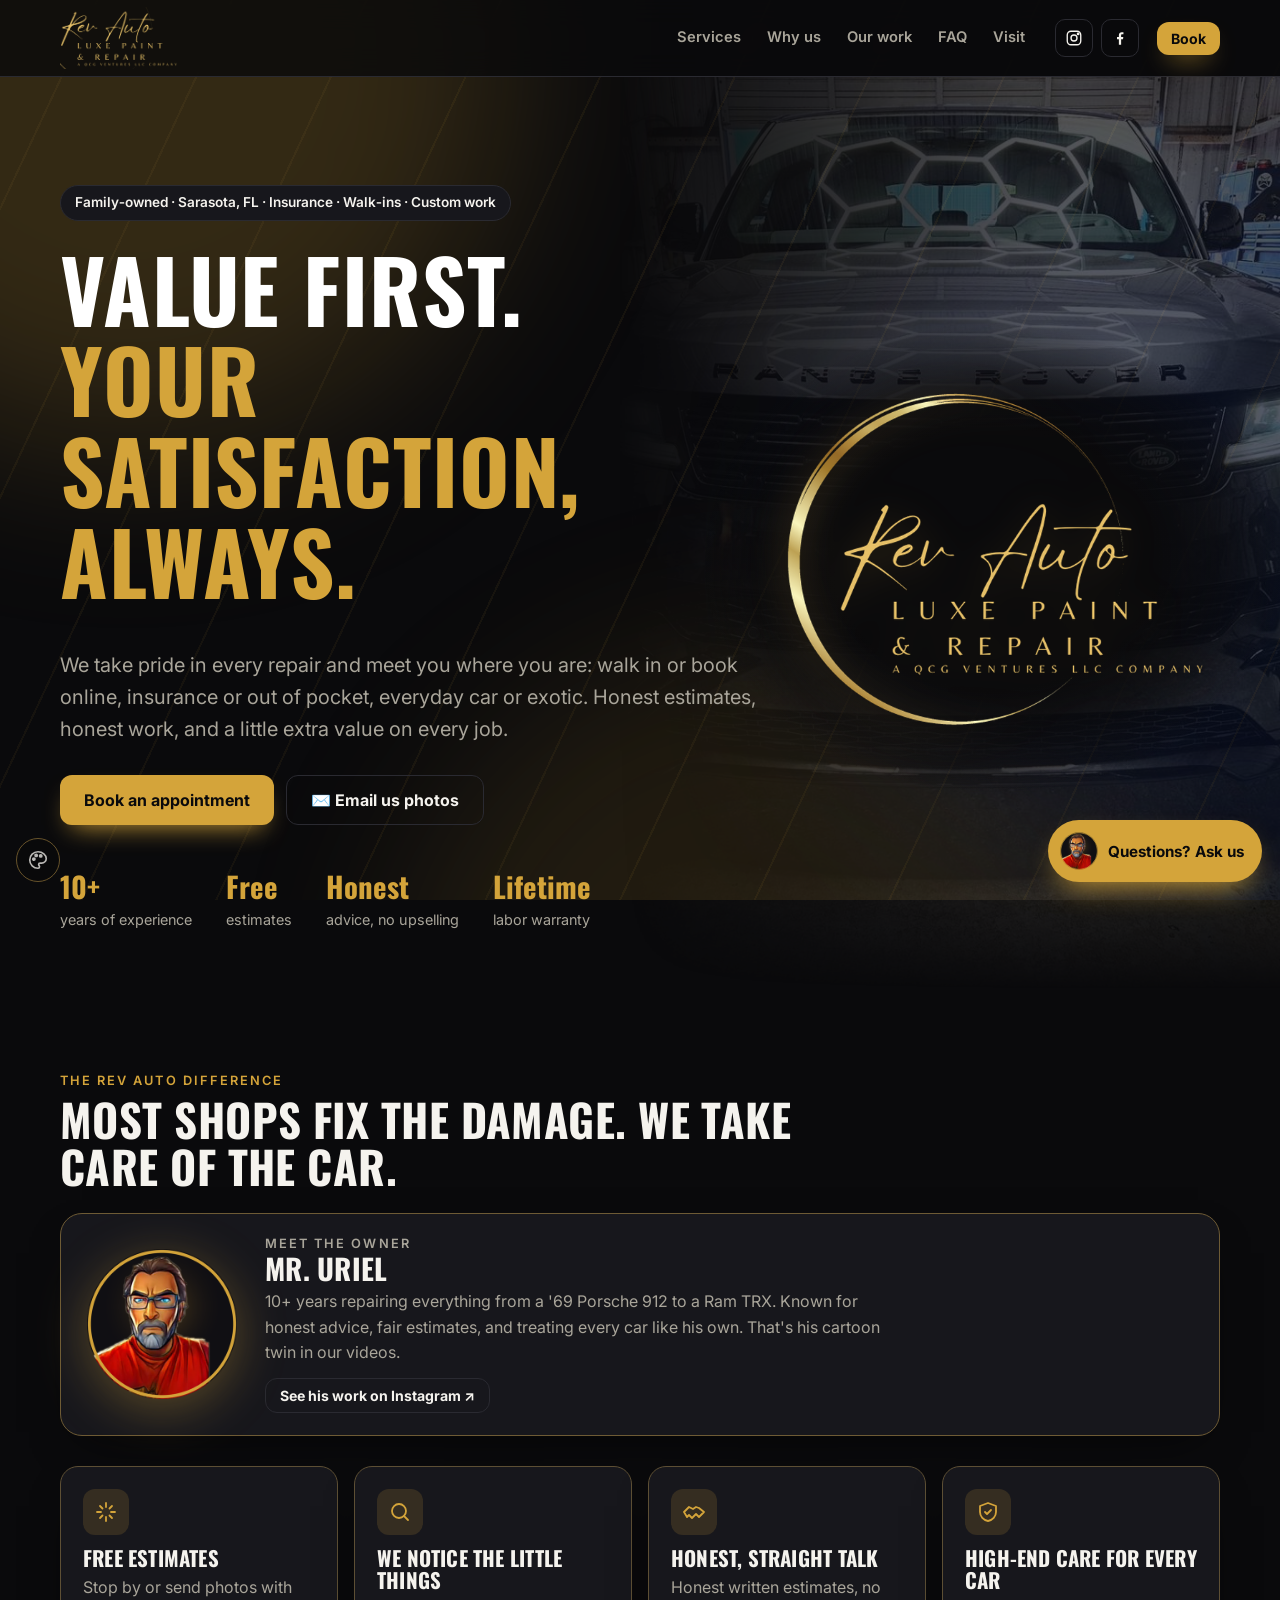
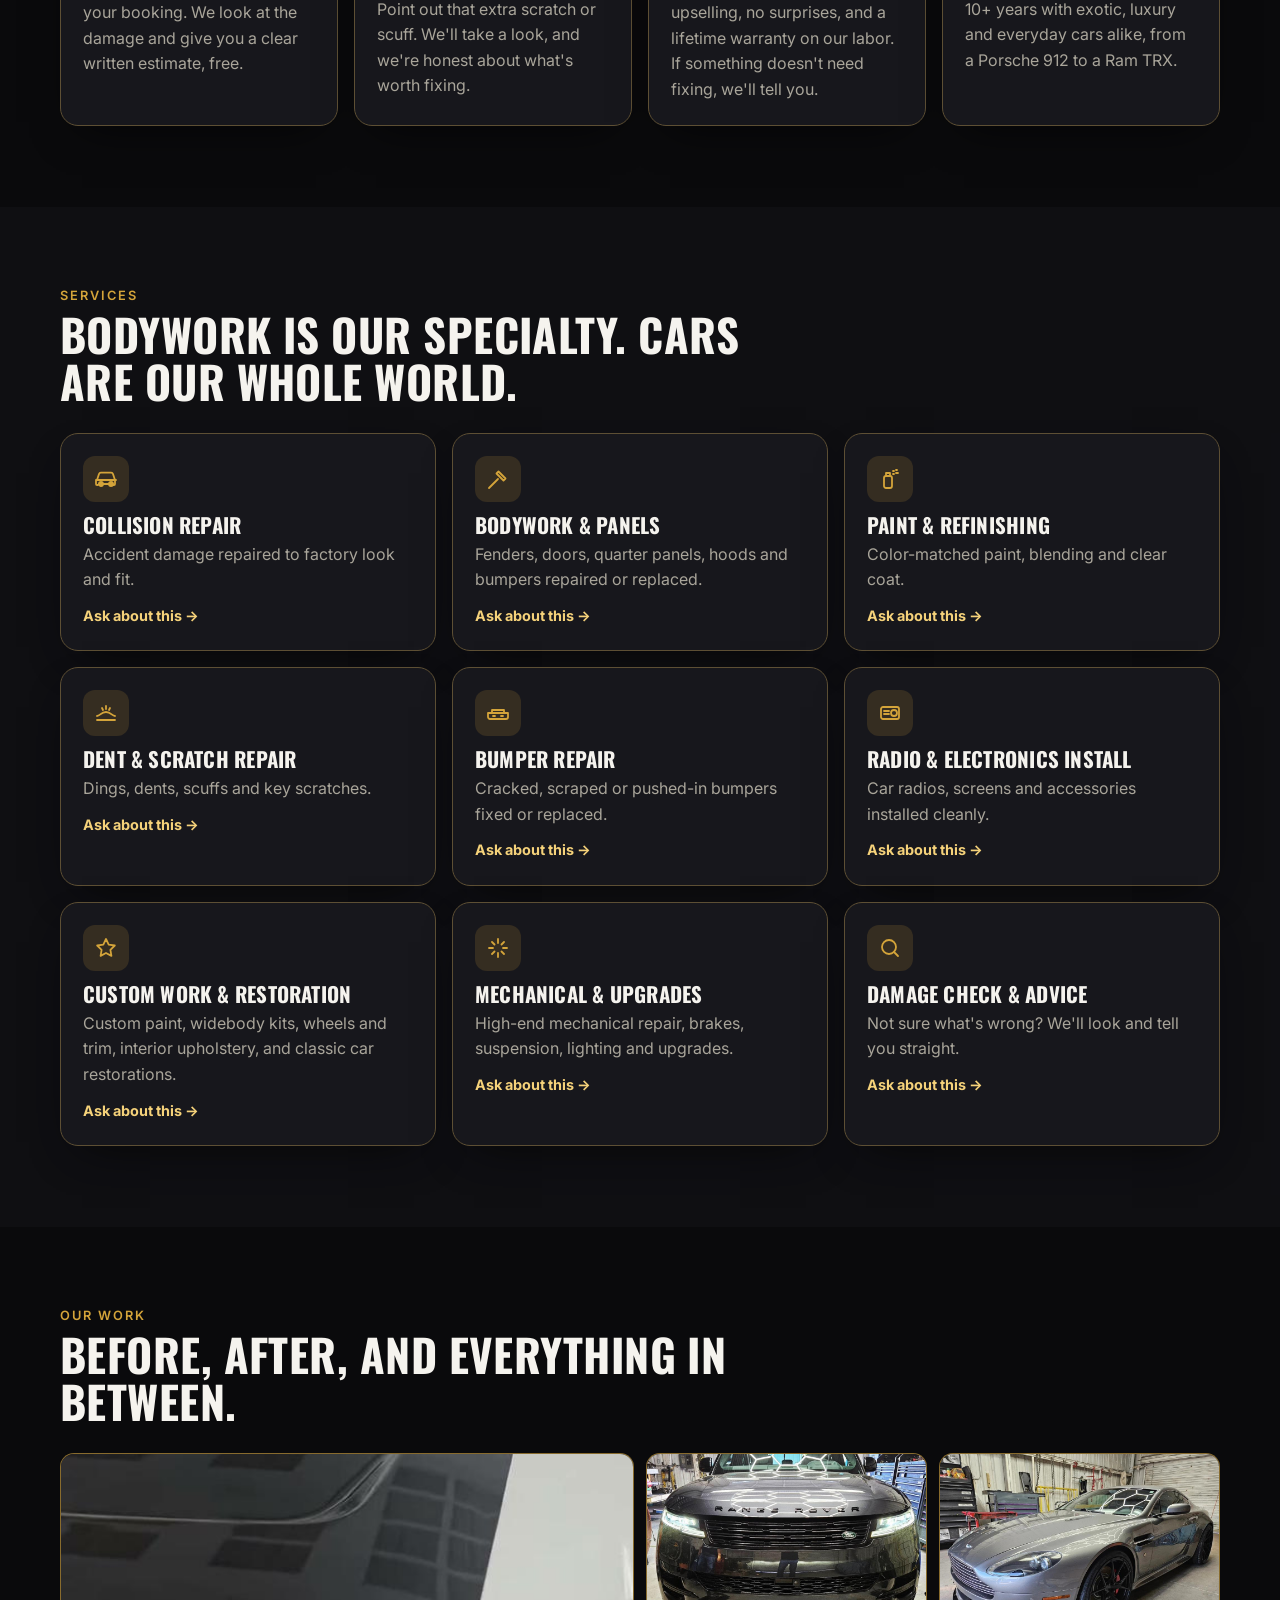
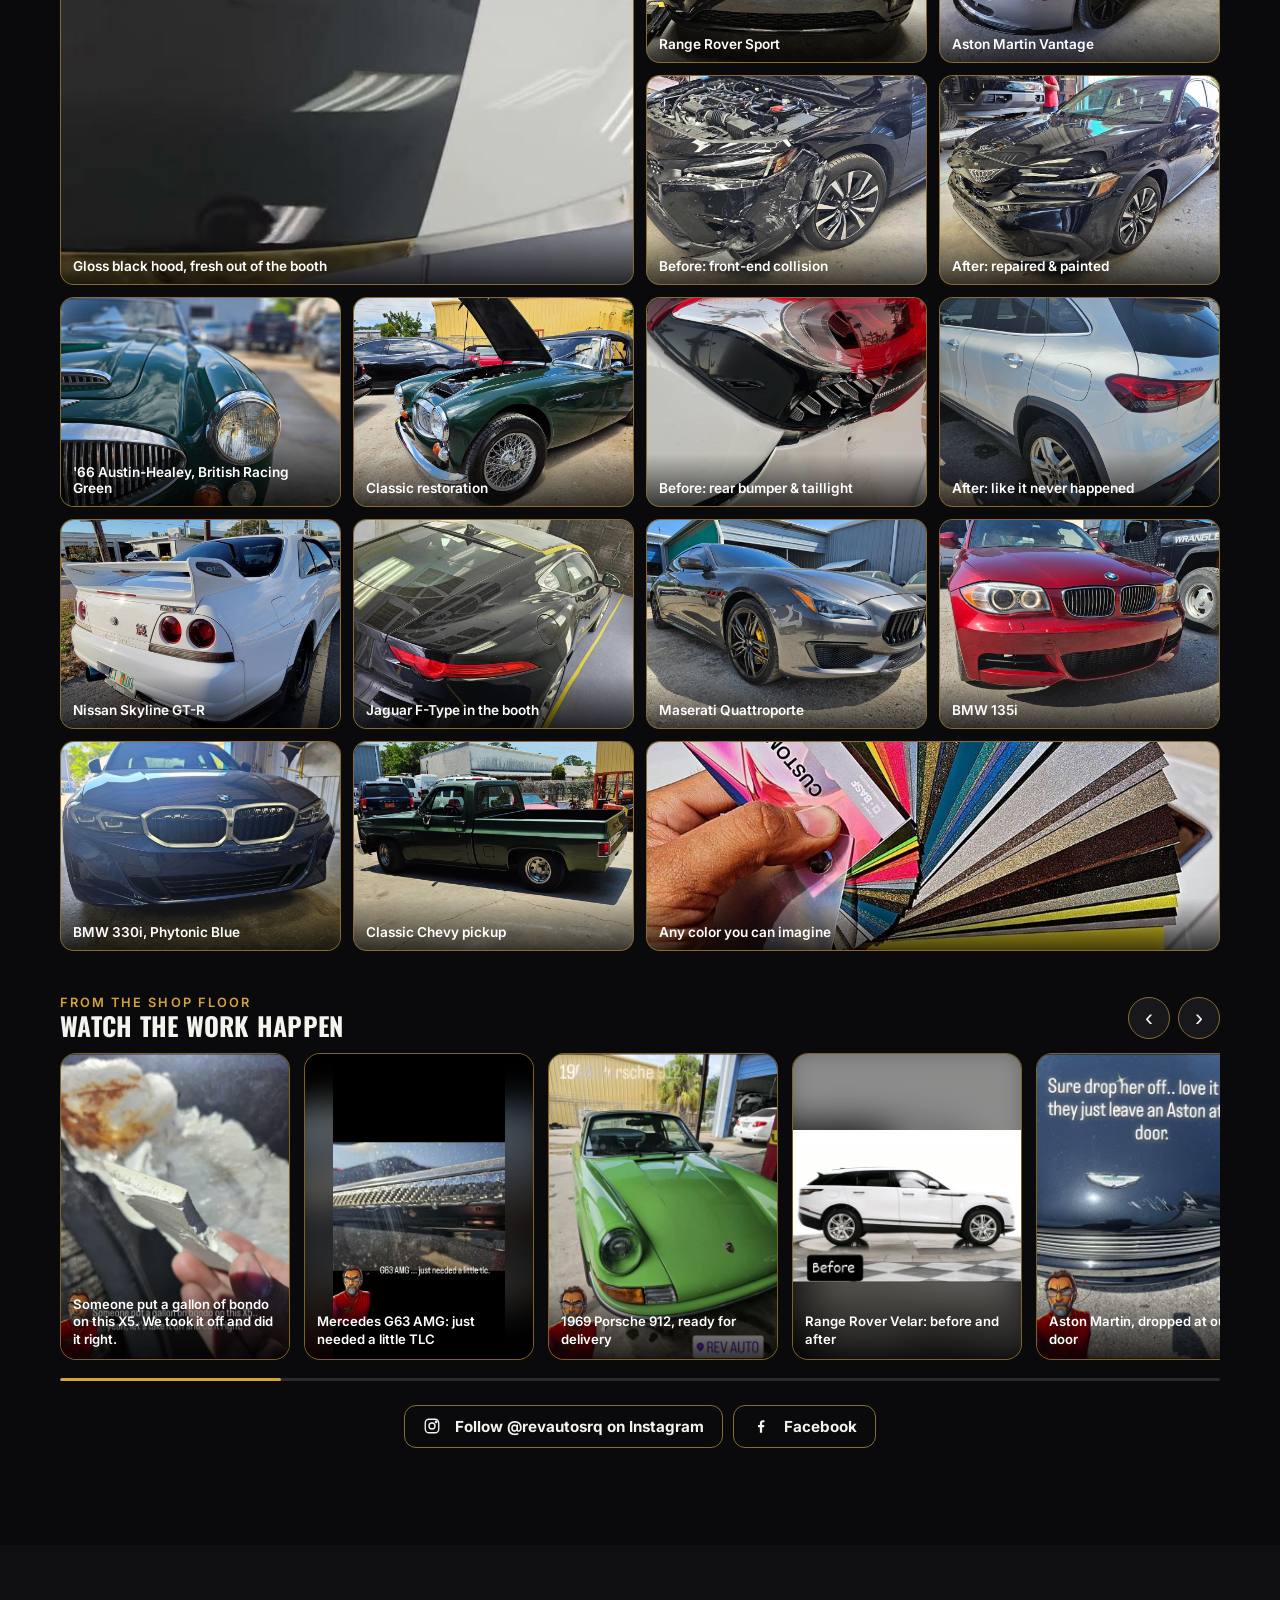
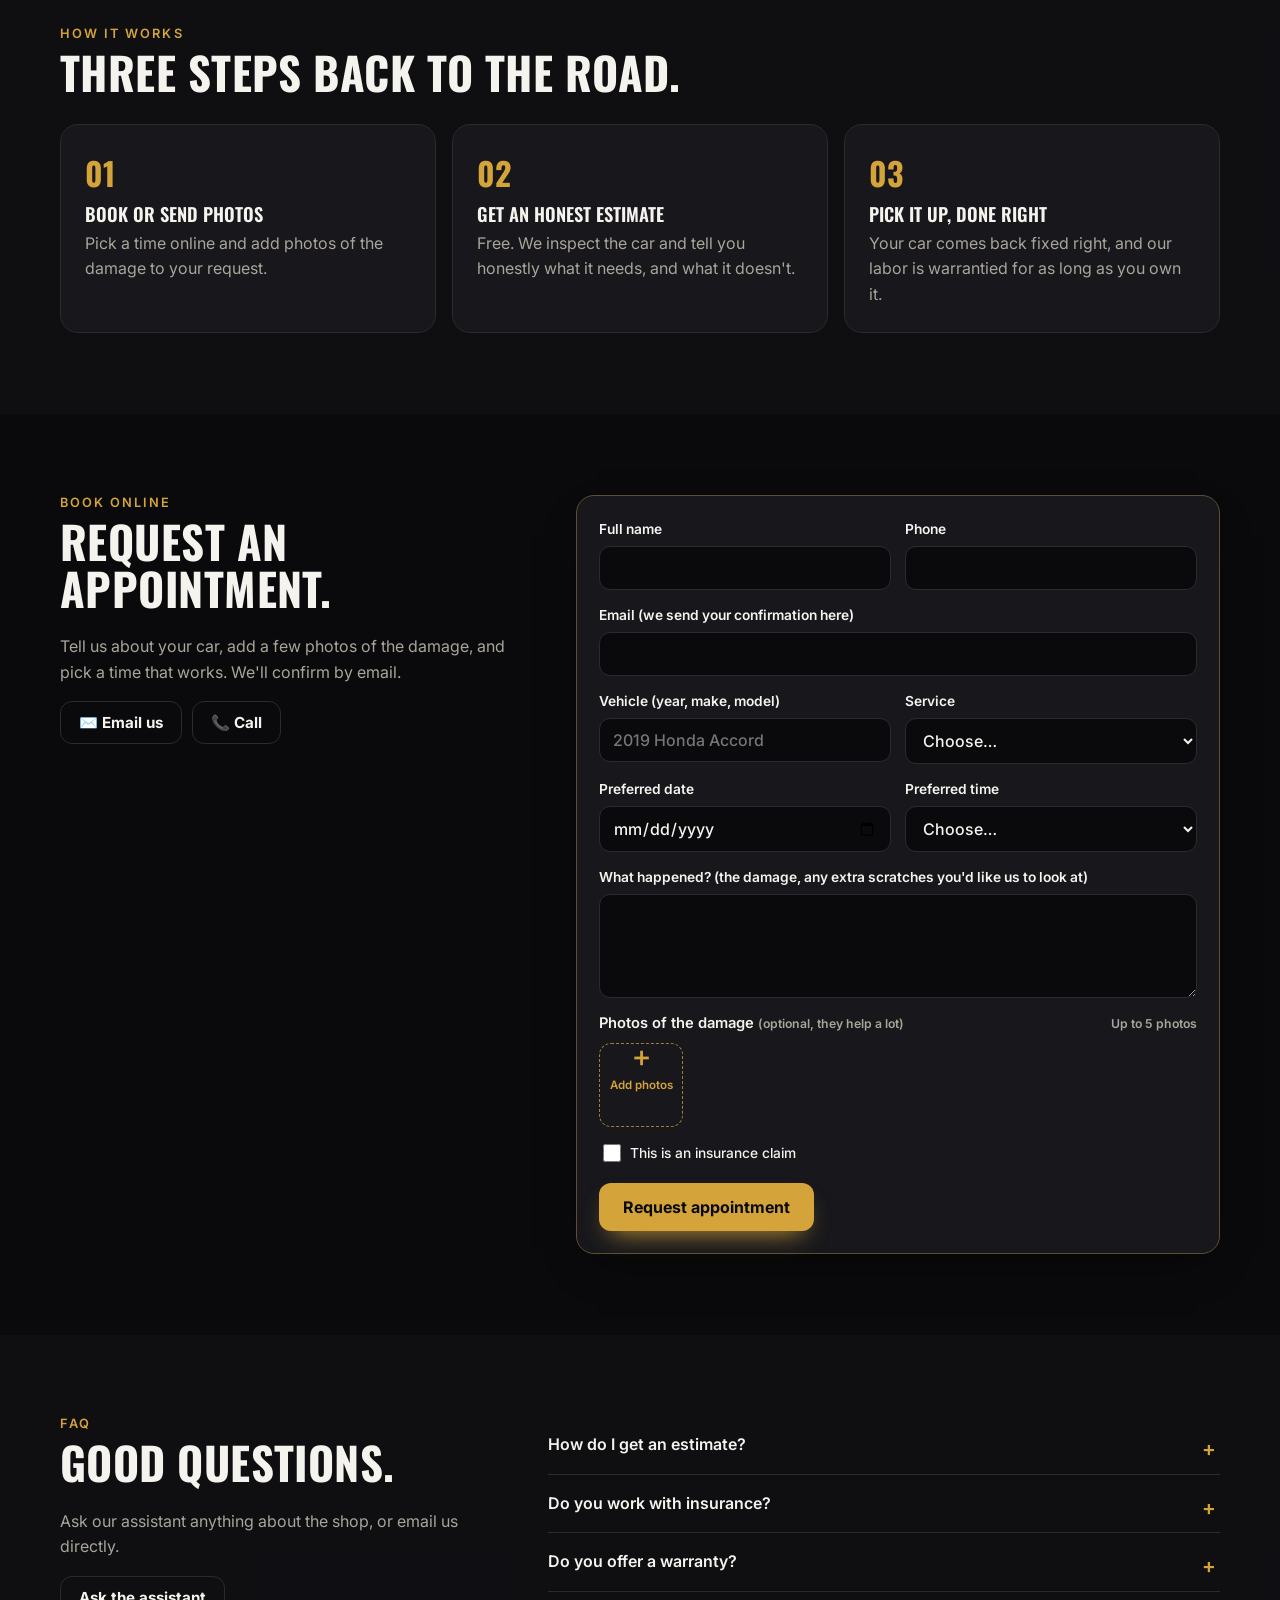
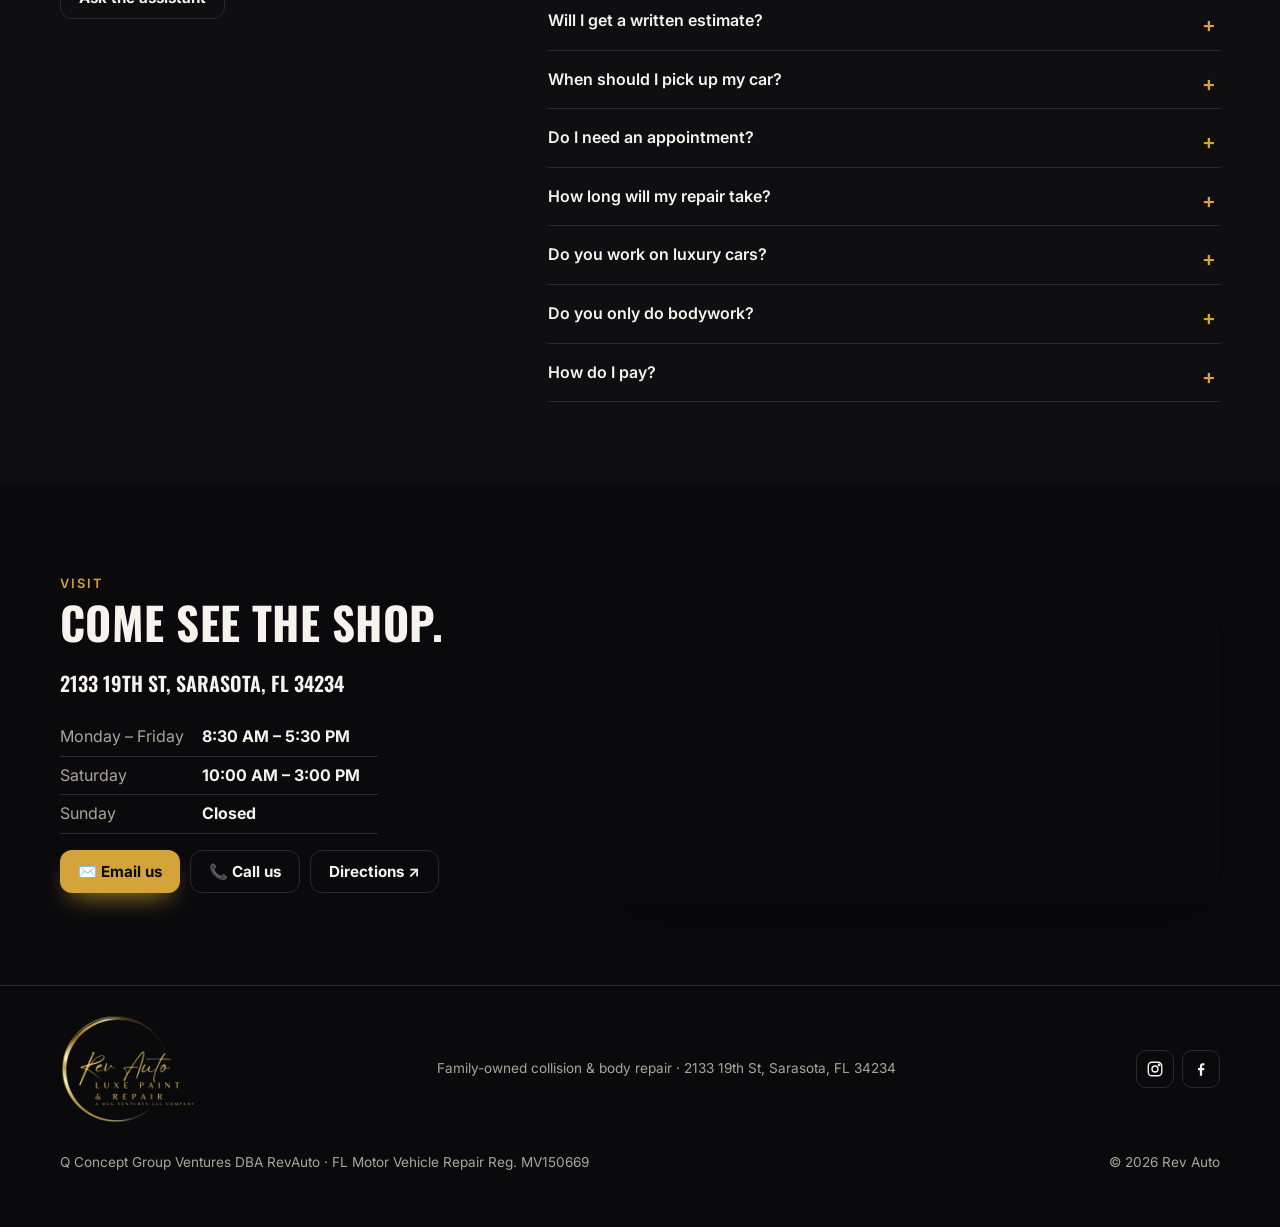
<file: index.html>
<!DOCTYPE html>
<html lang="en" data-theme="auto">
<head>
  <meta charset="UTF-8" />
  <meta name="viewport" content="width=device-width, initial-scale=1.0" />
  <title>Rev Auto · Collision & Body Repair in Sarasota, FL</title>
  <meta name="description" content="Rev Auto is a family-owned body shop in Sarasota, FL: collision repair, bodywork, paint, dents and scratches, custom work, restorations and radio installs. Honest, free estimates. Insurance welcome. Lifetime labor warranty. 10+ years with high-end, custom and exotic cars. Free estimates. Book online." />
  <meta name="theme-color" content="#0b0b0d" />
  <meta property="og:type" content="website" />
  <meta property="og:title" content="Rev Auto · Body Shop in Sarasota" />
  <meta property="og:description" content="Family-owned collision and body repair. Honest work, free estimates, lifetime labor warranty. Book online." />
  <meta property="og:url" content="https://rev-auto.github.io/" />
  <meta property="og:image" content="https://rev-auto.github.io/assets/img/og-revauto.jpg" />
  <meta property="og:image:width" content="1200" /><meta property="og:image:height" content="630" />
  <meta name="twitter:card" content="summary_large_image" />
  <link rel="canonical" href="https://rev-auto.github.io/" />
  <script type="application/ld+json">
  {"@context": "https://schema.org", "@type": "AutoBodyShop", "name": "RevAuto", "legalName": "Q Concept Group Ventures DBA RevAuto",
    "url": "https://rev-auto.github.io/", "image": "https://rev-auto.github.io/assets/img/og-revauto.jpg", "logo": "https://rev-auto.github.io/assets/img/logo-luxe-light.png",
    "address": {"@type": "PostalAddress", "streetAddress": "2133 19th St", "addressLocality": "Sarasota", "addressRegion": "FL", "postalCode": "34234", "addressCountry": "US"},
    "openingHoursSpecification": [
      {"@type": "OpeningHoursSpecification", "dayOfWeek": ["Monday", "Tuesday", "Wednesday", "Thursday", "Friday"], "opens": "08:30", "closes": "17:30"},
      {"@type": "OpeningHoursSpecification", "dayOfWeek": "Saturday", "opens": "10:00", "closes": "15:00"}],
    "sameAs": ["https://www.instagram.com/revautosrq/", "https://www.facebook.com/revautosrq/"]}
  </script>
  <link rel="icon" href="assets/img/favicon.svg" type="image/svg+xml" />
  <link rel="apple-touch-icon" href="assets/img/apple-touch-icon.png" />
  <link rel="preconnect" href="https://fonts.googleapis.com" /><link rel="preconnect" href="https://fonts.gstatic.com" crossorigin />
  <link href="https://fonts.googleapis.com/css2?family=Oswald:wght@500;600;700&family=Inter:wght@400;500;600;700&display=swap" rel="stylesheet" />
  <link rel="stylesheet" href="css/styles.css?v=202611231421" />
  <script>
    // pick the theme before first paint (no flash): saved choice, or by time of day
    (function () {
      var t = "auto"; try { t = localStorage.getItem("rev.theme") || "auto"; } catch (e) {}
      var h = new Date().getHours(), byTime = h >= 7 && h < 17 ? "showroom" : (h >= 17 && h < 20) || (h >= 5 && h < 7) ? "garage" : "midnight";
      document.documentElement.dataset.theme = t === "auto" ? byTime : t;
      document.documentElement.dataset.choice = t;
    })();
  </script>
</head>
<body>
  <div class="bg" aria-hidden="true"><i></i><i></i><i></i></div>

  <header class="top">
    <div class="wrap top__in">
      <a class="brand" href="#top" aria-label="Rev Auto home"><img class="brand__logo brand__logo--light" src="assets/img/logo-luxe-light-word.png" alt="Rev Auto · Luxe Paint & Repair" width="520" height="274" /><img class="brand__logo brand__logo--dark" src="assets/img/logo-luxe-dark-word.png" alt="Rev Auto · Luxe Paint & Repair" width="520" height="274" /></a>
      <button class="burger" id="burger" type="button" aria-label="Menu" aria-expanded="false" aria-controls="nav"><i></i><i></i><i></i></button>
      <nav class="nav" id="nav">
        <a href="#services" data-c="sections.services.nav">Services</a><a href="#difference" data-c="sections.difference.nav">Why us</a><a href="#work" data-c="sections.work.nav">Our work</a><a href="#faq" data-c="sections.faq.nav">FAQ</a><a href="#visit" data-c="sections.visit.nav">Visit</a>
      </nav>
      <div class="social social--top"><a data-social="ig" target="_blank" rel="noopener" aria-label="RevAuto on Instagram" title="Instagram"><svg viewBox="0 0 24 24" fill="none" stroke="currentColor" stroke-width="1.8"><rect x="3" y="3" width="18" height="18" rx="5"/><circle cx="12" cy="12" r="4"/><circle cx="17.5" cy="6.5" r="1" fill="currentColor"/></svg></a><a data-social="fb" target="_blank" rel="noopener" aria-label="RevAuto on Facebook" title="Facebook"><svg viewBox="0 0 24 24" fill="currentColor"><path d="M13.5 21v-7.5h2.5l.4-3h-2.9V8.6c0-.9.3-1.5 1.5-1.5h1.6V4.4c-.3 0-1.2-.1-2.3-.1-2.3 0-3.8 1.4-3.8 3.9v2.3H8v3h2.5V21z"/></svg></a></div>
      <a class="btn btn--accent btn--sm top__cta" href="#book">Book</a>
    </div>
  </header>

  <main id="top">
    <section class="hero">
      <div class="hero__media" aria-hidden="true"><img src="assets/media/range-rover-sport.jpg" alt="" /></div>
      <div class="wrap hero__in">
        <div class="hero__logo"><img class="hero__img hero__img--light" src="assets/img/logo-luxe-light.png" alt="Rev Auto · Luxe Paint & Repair" width="600" height="484" /><img class="hero__img hero__img--dark" src="assets/img/logo-luxe-dark.png" alt="Rev Auto · Luxe Paint & Repair" width="600" height="484" /></div>
        <p class="eyebrow" data-c="hero.eyebrow">Family‑owned · Sarasota, FL · Insurance · Walk‑ins · Custom work</p>
        <h1><span data-c="hero.title">Value first.</span><br /><span class="accent" data-c="hero.accent">Your satisfaction, always.</span></h1>
        <p class="lead" data-c="hero.lead">We take pride in every repair and meet you where you are: walk in or book online, insurance or out of pocket, everyday car or exotic. Honest estimates, honest work, and a little extra value on every job.</p>
        <div class="hero__ctas">
          <a class="btn btn--accent btn--lg" href="#book">Book an appointment</a>
          <a class="btn btn--ghost btn--lg" href="#email" data-contact="email" data-subject="Estimate request" data-body="Hi Rev Auto, I'd like an estimate. I'm attaching photos of the damage.">✉️ Email us photos</a>
        </div>
        <ul class="hero__facts" id="heroFacts"><li><b>10+</b><span>years of experience</span></li><li><b>Free</b><span>estimates</span></li><li><b>Honest</b><span>advice, no upselling</span></li><li><b>Lifetime</b><span>labor warranty</span></li></ul>
      </div>
    </section>

    <section class="section" id="difference">
      <div class="wrap">
        <p class="kicker" data-c="sections.difference.kicker">The Rev Auto difference</p>
        <h2 data-c="sections.difference.title">Most shops fix the damage. We take care of the car.</h2>
        <p class="muted section__text" data-c="sections.difference.text" hidden></p>
        <div class="meet">
          <img id="ownerImg" src="assets/img/mr-uriel.png" alt="Mr. Uriel's cartoon persona" width="360" height="360" loading="lazy" />
          <div>
            <p class="kicker" data-c="owner.kicker">Meet the owner</p>
            <h3 data-c="owner.name">Mr. Uriel</h3>
            <p data-c="owner.text">10+ years repairing everything from a '69 Porsche 912 to a Ram TRX. Known for honest advice, fair estimates, and treating every car like his own. That's his cartoon twin in our videos.</p>
            <a class="btn btn--ghost btn--sm" data-social="ig" target="_blank" rel="noopener">See his work on Instagram ↗</a>
          </div>
        </div>
        <div class="grid grid--4" id="diffGrid" data-balance="250"></div>
      </div>
    </section>

    <section class="section section--alt" id="services">
      <div class="wrap">
        <p class="kicker" data-c="sections.services.kicker">Services</p>
        <h2 data-c="sections.services.title">Bodywork is our specialty. Cars are our whole world.</h2>
        <p class="muted section__text" data-c="sections.services.text" hidden></p>
        <div class="grid grid--3" id="svcGrid" data-balance="280"></div>
      </div>
    </section>

    <section class="section" id="work">
      <div class="wrap">
        <p class="kicker" data-c="sections.work.kicker">Our work</p>
        <h2 data-c="sections.work.title">Before, after, and everything in between.</h2>
        <p class="muted section__text" data-c="sections.work.text" hidden></p>
        <div class="gallery" id="gallery"></div>
        <div class="reels">
          <div class="reels__head">
            <div><p class="kicker" data-c="sections.reels.kicker">From the shop floor</p><h3 data-c="sections.reels.title">Watch the work happen</h3></div>
            <div class="reels__nav"><button type="button" data-dir="-1" aria-label="Previous videos">‹</button><button type="button" data-dir="1" aria-label="Next videos">›</button></div>
          </div>
          <div class="reels__track" id="reels" tabindex="0" aria-label="Short videos from the shop"></div>
          <div class="reels__bar" aria-hidden="true"><i id="reelsBar"></i></div>
        </div>
        <p class="center social-ctas"><a class="btn btn--ghost" data-social="ig" target="_blank" rel="noopener"><svg viewBox="0 0 24 24" fill="none" stroke="currentColor" stroke-width="1.8"><rect x="3" y="3" width="18" height="18" rx="5"/><circle cx="12" cy="12" r="4"/><circle cx="17.5" cy="6.5" r="1" fill="currentColor"/></svg> Follow @revautosrq on Instagram</a><a class="btn btn--ghost" data-social="fb" target="_blank" rel="noopener"><svg viewBox="0 0 24 24" fill="currentColor"><path d="M13.5 21v-7.5h2.5l.4-3h-2.9V8.6c0-.9.3-1.5 1.5-1.5h1.6V4.4c-.3 0-1.2-.1-2.3-.1-2.3 0-3.8 1.4-3.8 3.9v2.3H8v3h2.5V21z"/></svg> Facebook</a></p>
      </div>
    </section>

    <section class="section section--alt" id="how">
      <div class="wrap">
        <p class="kicker" data-c="sections.how.kicker">How it works</p>
        <h2 data-c="sections.how.title">Three steps back to the road.</h2>
        <ol class="steps" id="howSteps" data-balance="260">
          <li><b>Book or send photos</b><span>Pick a time online and add photos of the damage to your request.</span></li>
          <li><b>Get an honest estimate</b><span>Free. We inspect the car and tell you honestly what it needs, and what it doesn't.</span></li>
          <li><b>Pick it up, done right</b><span>Your car comes back fixed right, and our labor is warrantied for as long as you own it.</span></li>
        </ol>
      </div>
    </section>

    <section class="section" id="book">
      <div class="wrap book">
        <div>
          <p class="kicker" data-c="sections.book.kicker">Book online</p>
          <h2 data-c="sections.book.title">Request an appointment.</h2>
          <p class="muted" data-c="sections.book.text">Tell us about your car, add a few photos of the damage, and pick a time that works. We'll confirm by email.</p>
          <div class="cbtns"><a class="btn btn--ghost" href="#email" data-contact="email">✉️ Email us</a><a class="btn btn--ghost" href="#call" data-contact="call">📞 Call</a></div>
        </div>
        <form class="card form" id="bookForm" novalidate>
          <div class="fields">
            <label>Full name<input name="name" required autocomplete="name" /></label>
            <label>Phone<input name="phone" type="tel" required autocomplete="tel" /></label>
            <label class="full">Email (we send your confirmation here)<input name="email" type="email" required autocomplete="email" inputmode="email" /></label>
            <label>Vehicle (year, make, model)<input name="vehicle" required placeholder="2019 Honda Accord" /></label>
            <label>Service<select name="service" id="svcSelect" required></select></label>
            <label>Preferred date<input name="date" type="date" required /></label>
            <label>Preferred time<select name="time" required><option value="">Choose…</option><option>Morning (8:30–11 AM)</option><option>Midday (11 AM–2 PM)</option><option>Afternoon (2–5:30 PM)</option></select></label>
            <label class="full">What happened? (the damage, any extra scratches you'd like us to look at)<textarea name="details" rows="4"></textarea></label>
            <div class="full photos">
              <div class="photos__head"><span>Photos of the damage <small class="muted">(optional, they help a lot)</small></span><small class="muted" id="photoCount">Up to 5 photos</small></div>
              <div class="photos__list"><div id="photoList" class="photos__grid"></div>
                <label class="photos__add" id="photoAdd"><input id="photoInput" name="photo" type="file" accept="image/*" multiple /><span aria-hidden="true">＋</span><small>Add photos</small></label></div>
            </div>
            <label class="check full"><input type="checkbox" name="insurance" /> <span>This is an insurance claim</span></label>
          </div>
          <input type="checkbox" name="botcheck" class="hp" tabindex="-1" autocomplete="off" />
          <button class="btn btn--accent btn--lg" type="submit">Request appointment</button>
          <p class="form__msg" id="bookMsg" role="status"></p>
        </form>
        <div class="done" id="bookDone" hidden tabindex="-1"></div>
      </div>
    </section>

    <section class="section section--alt" id="faq">
      <div class="wrap faq">
        <div><p class="kicker" data-c="sections.faq.kicker">FAQ</p><h2 data-c="sections.faq.title">Good questions.</h2><p class="muted" data-c="sections.faq.text">Ask our assistant anything about the shop, or email us directly.</p><button class="btn btn--ghost" type="button" data-open-chat>Ask the assistant</button></div>
        <div id="faqList"></div>
      </div>
    </section>

    <section class="section" id="visit">
      <div class="wrap visit">
        <div>
          <p class="kicker" data-c="sections.visit.kicker">Visit</p>
          <h2 data-c="sections.visit.title">Come see the shop.</h2>
          <p class="addr" id="addr"></p>
          <table class="hours" id="hours"></table>
          <div class="cbtns" id="contact"><a class="btn btn--accent" href="#email" data-contact="email">✉️ Email us</a><a class="btn btn--ghost" href="#call" data-contact="call">📞 Call us</a><a class="btn btn--ghost" id="mapsLink" target="_blank" rel="noopener">Directions ↗</a></div>
        </div>
        <iframe class="map" id="map" title="Map to Rev Auto" loading="lazy"></iframe>
      </div>
    </section>
  </main>

  <footer class="foot">
    <div class="wrap foot__in">
      <a class="brand brand--foot" href="#top"><img class="brand__logo brand__logo--light" src="assets/img/logo-luxe-light.png" alt="Rev Auto · Luxe Paint & Repair" width="600" height="484" /><img class="brand__logo brand__logo--dark" src="assets/img/logo-luxe-dark.png" alt="Rev Auto · Luxe Paint & Repair" width="600" height="484" /></a>
      <p class="muted small">Family-owned collision & body repair · <span id="footAddr"></span></p>
      <div class="social"><a data-social="ig" target="_blank" rel="noopener" aria-label="RevAuto on Instagram" title="Instagram"><svg viewBox="0 0 24 24" fill="none" stroke="currentColor" stroke-width="1.8"><rect x="3" y="3" width="18" height="18" rx="5"/><circle cx="12" cy="12" r="4"/><circle cx="17.5" cy="6.5" r="1" fill="currentColor"/></svg></a><a data-social="fb" target="_blank" rel="noopener" aria-label="RevAuto on Facebook" title="Facebook"><svg viewBox="0 0 24 24" fill="currentColor"><path d="M13.5 21v-7.5h2.5l.4-3h-2.9V8.6c0-.9.3-1.5 1.5-1.5h1.6V4.4c-.3 0-1.2-.1-2.3-.1-2.3 0-3.8 1.4-3.8 3.9v2.3H8v3h2.5V21z"/></svg></a></div>
      <p class="muted small">Q Concept Group Ventures DBA RevAuto · FL Motor Vehicle Repair Reg. MV150669</p>
      <p class="muted small" id="copyLine">© <span id="year">2026</span> Rev Auto</p>
    </div>
  </footer>

  <div class="theme-dock" id="themeDock">
    <div class="theme" id="themePanel" role="group" aria-label="Color theme" hidden>
      <b>Color theme</b>
      <button type="button" data-set="auto"><i class="sw sw--auto"></i>Auto <small>follows the time of day</small></button>
      <button type="button" data-set="showroom"><i class="sw sw--showroom"></i>Showroom</button>
      <button type="button" data-set="garage"><i class="sw sw--garage"></i>Garage</button>
      <button type="button" data-set="midnight"><i class="sw sw--midnight"></i>Midnight</button>
    </div>
    <button class="theme-toggle" id="themeToggle" type="button" aria-label="Change color theme" aria-expanded="false" aria-controls="themePanel" title="Color theme"><svg viewBox="0 0 24 24" fill="none" stroke="currentColor" stroke-width="1.8" stroke-linecap="round"><path d="M12 3a9 9 0 1 0 0 18c1.1 0 1.7-.8 1.7-1.6 0-.5-.2-.9-.5-1.2-.3-.3-.5-.7-.5-1.2 0-.9.8-1.6 1.7-1.6H16a5 5 0 0 0 5-5c0-4-4-7.4-9-7.4z"/><circle cx="7.5" cy="11" r="1.2" fill="currentColor"/><circle cx="10" cy="7" r="1.2" fill="currentColor"/><circle cx="15" cy="7.5" r="1.2" fill="currentColor"/></svg></button>
  </div>
  <div id="assistant"></div>
  <div class="toast" id="toast" role="status"></div>

  <script src="js/config.js?v=202611231421"></script>
  <script src="js/track.js?v=202611231421"></script>
  <script src="js/kb.js?v=202611231421"></script>
  <script src="js/content.js?v=202611231421"></script>
  <script src="js/main.js?v=202611231421"></script>
  <script src="js/bot.js?v=202611231421"></script>
</body>
</html>
</file>
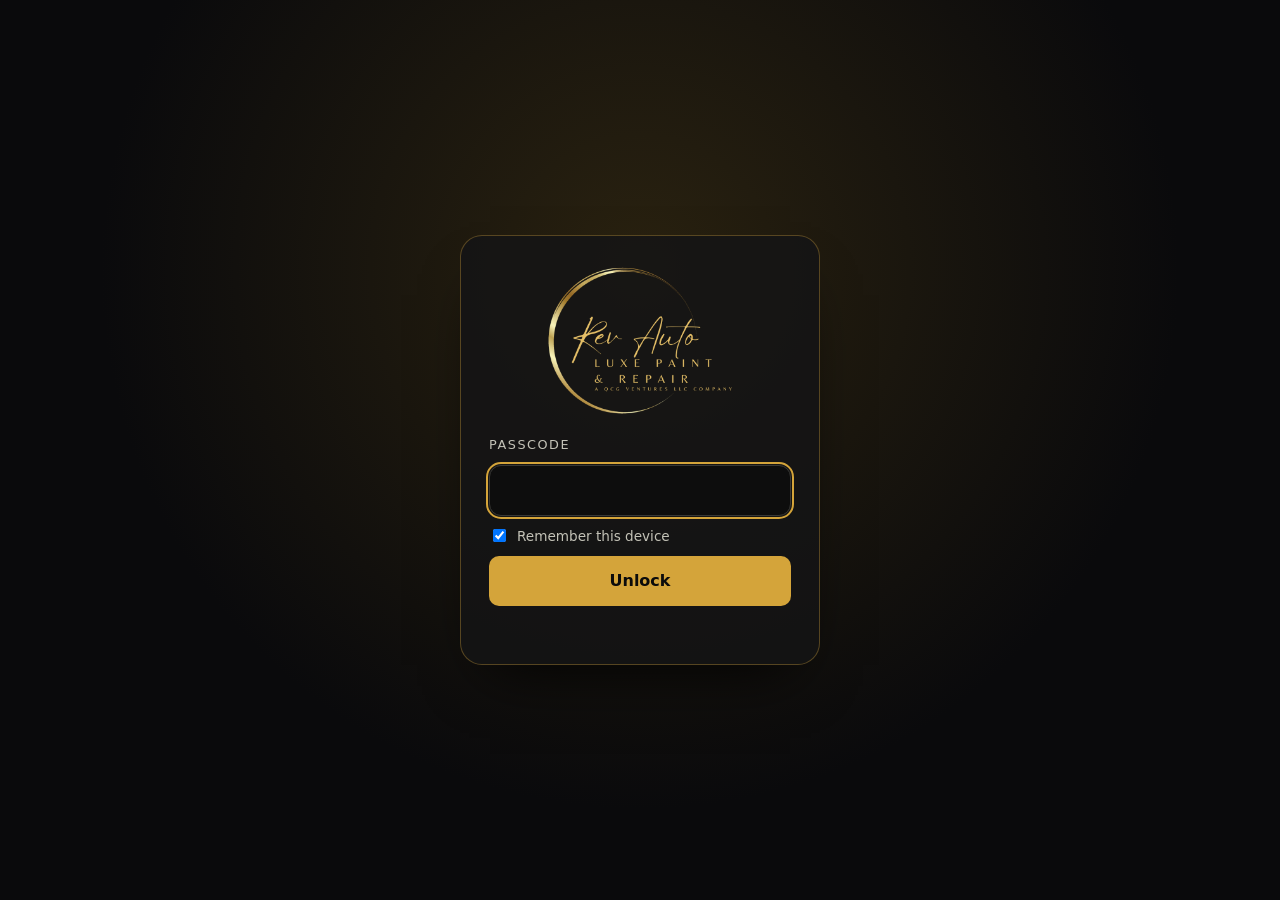
<file: pit/index.html>
<!DOCTYPE html>
<html lang="en">
<head>
  <meta charset="UTF-8" />
  <meta name="viewport" content="width=device-width, initial-scale=1.0" />
  <meta name="robots" content="noindex, nofollow, noarchive" />
  <meta name="referrer" content="no-referrer" />
  <meta http-equiv="Content-Security-Policy" content="default-src 'none'; script-src 'self'; style-src 'self' 'unsafe-inline'; img-src 'self' data: blob: https://drive.google.com https://*.googleusercontent.com https://*.cdninstagram.com https://*.fbcdn.net; connect-src 'self' https://script.google.com https://script.googleusercontent.com; base-uri 'none'; form-action 'none'" />
  <title>Rev Auto</title>
  <link rel="icon" href="../assets/img/favicon.svg" type="image/svg+xml" />
  <link rel="stylesheet" href="pit.css?v=202611231421" />
</head>
<body>
  <!-- lock screen -->
  <main class="lock" id="lock">
    <form class="lock__card" id="lockForm" autocomplete="on">
      <img class="lock__logo" src="../assets/img/logo-luxe-dark.png" alt="Rev Auto" width="600" height="484" />
      <div class="lock__ok" aria-live="polite"><i aria-hidden="true">✓</i><span id="okText">Unlocked</span></div>
      <div class="lock__fields">
      <label class="lock__label" for="key">Passcode</label>
      <input id="key" name="password" type="password" autocomplete="current-password" required minlength="8" />
      <label class="lock__remember"><input type="checkbox" id="remember" checked /> Remember this device</label>
      <button type="submit" class="btn btn--gold" id="unlock">Unlock</button>
      <p class="lock__msg" id="lockMsg" role="alert"></p>
      </div>
    </form>
  </main>

  <!-- dashboard -->
  <div class="app" id="app" hidden>
    <header class="bar">
      <div class="bar__brand"><picture><source srcset="../assets/img/logo-luxe-light-word.png" media="(prefers-color-scheme: light)" /><img src="../assets/img/logo-luxe-dark-word.png" alt="Rev Auto" width="520" height="274" /></picture><span>Shop dashboard</span></div>
      <div class="seg views" role="tablist" aria-label="Dashboard section" id="views">
        <button type="button" data-view="shop" class="on" role="tab">📋 Bookings &amp; stats</button><button type="button" data-view="site" role="tab">🌐 Website</button>
      </div>
      <div class="bar__tools" id="shopTools">
        <div class="seg" role="group" aria-label="Date range" id="range">
          <button type="button" data-days="7">7 days</button><button type="button" data-days="30">30 days</button><button type="button" data-days="90">90 days</button><button type="button" data-days="365">1 year</button>
        </div>
        <button type="button" class="btn btn--ghost" id="refresh" title="Refresh">↻ Refresh</button>
        <a class="btn btn--ghost" id="sheetLink" target="_blank" rel="noopener">Open Sheet ↗</a>
        <button type="button" class="btn btn--ghost" id="signOut">Sign out</button>
      </div>
    </header>
    <p class="demo" id="demoNote" hidden>Sample data: this is a preview. Real bookings and visits show up once the Google Sheet is connected.</p>

    <div id="viewShop">
    <section class="tiles" id="tiles" aria-label="Key numbers"></section>

    <section class="panel" id="appointments">
      <div class="panel__head">
        <h2>Appointment requests</h2>
        <div class="panel__tools">
          <div class="seg" role="group" aria-label="Show" id="apptFilter">
            <button type="button" data-f="new">Needs confirmation</button><button type="button" data-f="upcoming">Upcoming</button><button type="button" data-f="all">All</button>
          </div>
          <input type="search" id="apptSearch" placeholder="Search name, car, phone…" aria-label="Search requests" />
        </div>
      </div>
      <div class="appts" id="appts"></div>
    </section>

    <section class="charts">
      <article class="panel chart chart--wide">
        <h2>Visitors per day</h2>
        <p class="sub" id="visitorsSub"></p>
        <div class="line" id="lineChart"></div>
        <details class="tableview"><summary>Show as table</summary><div id="lineTable"></div></details>
      </article>
      <article class="panel chart"><h2>Where visitors come from</h2><p class="sub">Share of visits</p><div id="sources"></div></article>
      <article class="panel chart"><h2>Requests by service</h2><p class="sub" id="svcSub"></p><div id="services"></div></article>
      <article class="panel chart"><h2>Devices</h2><p class="sub">Share of visits</p><div id="devices"></div></article>
      <article class="panel chart"><h2>Taps</h2><p class="sub">How visitors reached out</p><div id="taps"></div></article>
    </section>

    <section class="panel" id="chat">
      <div class="panel__head">
        <h2>What people ask the chatbot</h2>
        <label class="check"><input type="checkbox" id="onlyMissed" /> Only questions it couldn't answer</label>
      </div>
      <ul class="qs" id="qs"></ul>
    </section>

    <footer class="foot">Everything here lives in your Google Sheet. This device is left out of visitor counts.</footer>
    </div>

    <div id="viewSite" hidden><div id="editor"></div></div>
  </div>

  <div class="tip" id="tip" role="tooltip" hidden></div>
  <div class="toast" id="toast" role="status"></div>
  <script src="../js/config.js?v=202611231421"></script>
  <script src="../js/kb.js?v=202611231421"></script>
  <script src="../js/content.js?v=202611231421"></script>
  <script src="pit.js?v=202611231421"></script>
  <script src="editor.js?v=202611231421"></script>
</body>
</html>
</file>
<file: css/styles.css>
/* Three themes from the shop's colors (black, gold, blue, white, orange). "Auto" picks one by time of day. */
:root, [data-theme="showroom"] {
  --bg: #f4f6fb; --bg2: #e9eef8; --surface: #ffffff; --ink: #0b0d12; --muted: #5b6475; --line: #dbe2ef;
  --accent: #f26b1d; --accent-ink: #ffffff; --accent2: #1747c9; --glow1: rgba(23, 71, 201, .18); --glow2: rgba(242, 107, 29, .16);
  --gold: #b8892c; --hero-ink: #0b0d12; --head-bg: rgba(255, 255, 255, .82); --shadow: 0 18px 40px -24px rgba(11, 13, 18, .35);
}
[data-theme="garage"] {
  --bg: #071433; --bg2: #0b1d45; --surface: #102655; --ink: #f4f7ff; --muted: #a8b6d8; --line: #21396f;
  --accent: #ff7a1a; --accent-ink: #ffffff; --accent2: #f5b301; --glow1: rgba(255, 122, 26, .22); --glow2: rgba(245, 179, 1, .14);
  --gold: #f5b301; --hero-ink: #ffffff; --head-bg: rgba(7, 20, 51, .82); --shadow: 0 18px 44px -22px rgba(0, 0, 0, .7);
}
[data-theme="midnight"] {
  --bg: #0a0a0c; --bg2: #121216; --surface: #17171c; --ink: #f5f3ee; --muted: #a9a59a; --line: #2a2a31;
  --accent: #d4a43a; --accent-ink: #0a0a0c; --accent2: #f5d27a; --glow1: rgba(212, 164, 58, .2); --glow2: rgba(23, 71, 201, .12);
  --gold: #d4a43a; --hero-ink: #ffffff; --head-bg: rgba(10, 10, 12, .82); --shadow: 0 18px 44px -22px rgba(0, 0, 0, .8);
}
* { box-sizing: border-box; }
html { scroll-behavior: smooth; }
body { margin: 0; font: 16px/1.6 Inter, system-ui, sans-serif; color: var(--ink); background: var(--bg); -webkit-font-smoothing: antialiased; transition: background .6s, color .6s; }
h1, h2, h3 { font-family: Oswald, Impact, sans-serif; text-transform: uppercase; letter-spacing: .01em; line-height: 1.05; margin: 0 0 .5em; }
h2 { font-size: clamp(1.8rem, 4vw, 2.8rem); max-width: 760px; }
a { color: var(--accent2); }
img { max-width: 100%; }
.wrap { width: min(1160px, 100% - 32px); margin: 0 auto; }
.muted { color: var(--muted); } .small { font-size: .85rem; } .center { text-align: center; margin-top: 24px; }
.accent { color: var(--accent); }
.kicker { font: 600 .8rem Inter, sans-serif; letter-spacing: .16em; text-transform: uppercase; color: var(--accent); margin: 0 0 8px; }
[hidden] { display: none !important; }

/* moving light streaks behind everything */
.bg { position: fixed; inset: 0; z-index: -1; overflow: hidden; pointer-events: none; }
.bg i { position: absolute; width: 60vmax; height: 60vmax; border-radius: 50%; filter: blur(90px); }
.bg i:nth-child(1) { background: var(--glow1); left: -20vmax; top: -25vmax; animation: d1 24s ease-in-out infinite alternate; }
.bg i:nth-child(2) { background: var(--glow2); right: -25vmax; top: 20vh; animation: d2 30s ease-in-out infinite alternate; }
.bg i:nth-child(3) { background: var(--glow1); left: 30vw; bottom: -40vmax; opacity: .6; animation: d1 36s ease-in-out infinite alternate-reverse; }
.bg::after { content: ""; position: absolute; inset: -300px; background: repeating-linear-gradient(115deg, transparent 0 120px, color-mix(in srgb, var(--accent) 6%, transparent) 120px 122px); animation: streak 14s linear infinite; }
@keyframes streak { to { transform: translate(269.3px, 0); } }
@keyframes d1 { to { transform: translate(14vw, 10vh) scale(1.1); } } @keyframes d2 { to { transform: translate(-12vw, 14vh) scale(.9); } }
@media (prefers-reduced-motion: reduce) { .bg i, .bg::after { animation: none; } html { scroll-behavior: auto; } }

/* header */
.top { position: sticky; top: 0; z-index: 20; background: var(--head-bg); backdrop-filter: blur(14px); -webkit-backdrop-filter: blur(14px); border-bottom: 1px solid var(--line); }
.top__in { display: flex; align-items: center; gap: 18px; height: 76px; }
.brand { display: flex; align-items: center; gap: 10px; text-decoration: none; color: var(--ink); }
.brand__mark { width: 40px; height: 40px; border-radius: 10px; display: grid; place-items: center; font: 700 1.4rem Oswald, sans-serif; background: linear-gradient(135deg, var(--accent), var(--accent2)); color: var(--accent-ink); transform: skewX(-8deg); }
.brand__name { font: 700 1.4rem Oswald, sans-serif; letter-spacing: .06em; } .brand__name b { color: var(--accent); }
.brand__logo { height: 62px; width: auto; display: block; } .brand--foot .brand__logo { height: 110px; }
.brand__logo--dark, .hero__img--dark, [data-theme="garage"] .brand__logo--light, [data-theme="midnight"] .brand__logo--light, [data-theme="garage"] .hero__img--light, [data-theme="midnight"] .hero__img--light { display: none; }
[data-theme="garage"] .brand__logo--dark, [data-theme="midnight"] .brand__logo--dark, [data-theme="garage"] .hero__img--dark, [data-theme="midnight"] .hero__img--dark { display: block; }
.nav { display: flex; gap: 2px; margin-left: auto; }
.nav a { color: var(--muted); text-decoration: none; font-weight: 600; font-size: .92rem; padding: 8px 12px; border-radius: 10px; }
.nav a:hover { color: var(--ink); background: color-mix(in srgb, var(--ink) 7%, transparent); }
/* color theme: tucked behind a small floating palette button */
.theme-dock { position: fixed; left: 16px; bottom: 18px; z-index: 30; display: flex; flex-direction: column; align-items: flex-start; gap: 10px; }
.theme-toggle { width: 44px; height: 44px; border-radius: 50%; display: grid; place-items: center; cursor: pointer; color: var(--ink); background: var(--head-bg); backdrop-filter: blur(10px); -webkit-backdrop-filter: blur(10px); border: 1px solid color-mix(in srgb, var(--gold) 55%, var(--line)); box-shadow: var(--shadow); opacity: .75; transition: opacity .2s, transform .2s; }
.theme-toggle:hover, .theme-toggle[aria-expanded="true"] { opacity: 1; transform: rotate(-12deg); }
.theme-toggle svg { width: 22px; height: 22px; }
.theme { display: flex; flex-direction: column; gap: 2px; padding: 10px; min-width: 220px; border-radius: 16px; border: 1px solid color-mix(in srgb, var(--gold) 40%, var(--line)); background: var(--surface); box-shadow: var(--shadow); }
.theme[hidden] { display: none; }
.theme > b { font: 600 .72rem Inter, sans-serif; letter-spacing: .12em; text-transform: uppercase; color: var(--muted); padding: 4px 8px 6px; }
.theme button { border: 0; background: none; color: var(--ink); font: 600 .9rem Inter, sans-serif; padding: 8px; border-radius: 10px; cursor: pointer; display: flex; align-items: center; gap: 10px; text-align: left; }
.theme button small { color: var(--muted); font-weight: 500; font-size: .75rem; }
.theme button:hover { background: color-mix(in srgb, var(--accent) 8%, transparent); }
.theme button.on { background: color-mix(in srgb, var(--accent) 18%, transparent); color: var(--ink); box-shadow: inset 0 0 0 1px var(--accent); }
.sw { width: 18px; height: 18px; border-radius: 50%; display: block; border: 1px solid rgba(128, 128, 128, .4); }
.sw--showroom { background: conic-gradient(#fff 0 50%, #1747c9 0 75%, #f26b1d 0); }
.sw--garage { background: conic-gradient(#0b1d45 0 50%, #ff7a1a 0 75%, #f5b301 0); }
.sw--midnight { background: conic-gradient(#0a0a0c 0 60%, #d4a43a 0); }
.sw--auto { background: conic-gradient(#fff 0 33%, #0b1d45 0 66%, #0a0a0c 0); }
@media (max-width: 900px) { .nav { display: none; } .top__cta { margin-left: auto; } }
@media (max-width: 420px) { .top__cta { display: none; } }

/* buttons */
.btn { display: inline-flex; align-items: center; justify-content: center; gap: 8px; border: 0; border-radius: 12px; padding: 11px 18px; font: 700 .95rem Inter, sans-serif; text-decoration: none; cursor: pointer; transition: transform .15s, box-shadow .2s, background .2s; }
.btn:active { transform: translateY(1px); } .btn:disabled { opacity: .5; cursor: not-allowed; }
.btn--accent { background: var(--accent); color: var(--accent-ink); box-shadow: 0 12px 26px -12px var(--accent); }
.btn--accent:hover { filter: brightness(1.06); }
.btn--ghost { background: transparent; color: var(--ink); border: 1.5px solid var(--line); }
.btn--ghost:hover { border-color: var(--accent); }
.btn--wa { background: #25d366; color: #fff; } .btn--wa:hover { background: #1ebe5b; }
.btn--lg { padding: 14px 24px; font-size: 1rem; } .btn--sm { padding: 8px 14px; font-size: .88rem; }
.cbtns { display: flex; gap: 10px; flex-wrap: wrap; margin-top: 16px; }

/* hero */
.hero { padding: clamp(60px, 12vh, 120px) 0 60px; position: relative; overflow: hidden; }
.hero__in { position: relative; }
.hero__logo img { width: 100%; height: auto; }
.hero__logo { width: 220px; margin: 0 0 18px -6px; position: relative; }
.hero__logo img { position: relative; filter: drop-shadow(0 4px 18px color-mix(in srgb, var(--gold) 30%, transparent)); }
.hero__logo::before { content: ""; position: absolute; inset: -18%; border-radius: 50%; background: radial-gradient(closest-side, var(--bg) 55%, color-mix(in srgb, var(--bg) 70%, transparent) 75%, transparent); }
@media (min-width: 1100px) {
  .hero__in > :not(.hero__logo) { max-width: 700px; }
  .hero h1 { font-size: clamp(2.6rem, 5.2vw, 4.6rem); }
  .hero__logo { position: absolute; right: 10px; top: 50%; transform: translateY(-50%); width: 430px; margin: 0; }
}
.hero__media { position: absolute; inset: 0 0 0 auto; width: 52%; -webkit-mask-image: linear-gradient(to left, #000 35%, transparent), linear-gradient(to top, transparent, #000 30%); -webkit-mask-composite: source-in; mask-image: linear-gradient(to left, #000 35%, transparent), linear-gradient(to top, transparent, #000 30%); mask-composite: intersect; opacity: .3; }
.hero__media img { width: 100%; height: 100%; object-fit: cover; }
[data-theme="showroom"] .hero__media { opacity: .12 !important; }
@media (max-width: 900px) { .hero__media { width: 100%; opacity: .16 !important; } }
.eyebrow { display: inline-block; font-weight: 600; font-size: .85rem; padding: 6px 14px; border-radius: 999px; border: 1px solid var(--line); background: var(--surface); margin: 0 0 22px; }
.hero h1 { font-size: clamp(2.6rem, 7vw, 5.4rem); color: var(--hero-ink); }
.lead { font-size: clamp(1.05rem, 1.8vw, 1.25rem); color: var(--muted); max-width: 620px; margin: 0 0 30px; }
.hero__ctas { display: flex; gap: 12px; flex-wrap: wrap; }
.hero__facts { list-style: none; padding: 0; margin: 40px 0 0; display: flex; gap: 34px; flex-wrap: wrap; }
.hero__facts b { display: block; font: 700 1.8rem Oswald, sans-serif; color: var(--accent); } .hero__facts span { color: var(--muted); font-size: .9rem; }

/* sections + cards */
.section { padding: clamp(56px, 9vh, 96px) 0; }
.section--alt { background: color-mix(in srgb, var(--bg2) 70%, transparent); }
.grid { display: grid; gap: 16px; margin-top: 28px; }
.grid--4 { grid-template-columns: repeat(4, 1fr); } .grid--3 { grid-template-columns: repeat(3, 1fr); }
@media (max-width: 980px) { .grid--4, .grid--3 { grid-template-columns: repeat(2, 1fr); } }
@media (max-width: 600px) { .grid--4, .grid--3 { grid-template-columns: 1fr; } }
.card { background: var(--surface); border: 1px solid color-mix(in srgb, var(--gold) 30%, var(--line)); border-radius: 18px; padding: 22px; box-shadow: var(--shadow); transition: transform .25s, border-color .25s, background .6s; }
.card:hover { transform: translateY(-4px); border-color: var(--gold); box-shadow: var(--shadow), 0 0 0 1px color-mix(in srgb, var(--gold) 40%, transparent); }
.card h3 { font-size: 1.3rem; margin: 12px 0 6px; } .card p { margin: 0; color: var(--muted); }
.ic { width: 46px; height: 46px; border-radius: 12px; display: grid; place-items: center; background: color-mix(in srgb, var(--accent) 16%, transparent); color: var(--accent); }
.ic svg { width: 24px; height: 24px; }
.card .ask { margin-top: 14px; background: none; border: 0; padding: 0; color: var(--accent2); font: 700 .9rem Inter, sans-serif; cursor: pointer; }

/* booking confirmation */
.done { text-align: center; padding: 30px 26px; border-radius: 20px; background: var(--surface); border: 1px solid color-mix(in srgb, var(--gold) 50%, var(--line)); box-shadow: var(--shadow); outline: none; }
.done__check { width: 64px; height: 64px; margin: 0 auto 10px; border-radius: 50%; display: grid; place-items: center; font: 700 2rem Inter, sans-serif; color: #fff; background: #0ca30c; box-shadow: 0 0 0 8px color-mix(in srgb, #0ca30c 18%, transparent); animation: pop .5s cubic-bezier(.2, 1.6, .4, 1); }
@keyframes pop { from { transform: scale(.3); opacity: 0; } }
.done h3 { font-size: 1.8rem; margin: 6px 0; }
.done__list { display: grid; gap: 6px; max-width: 420px; margin: 16px auto; padding: 14px 16px; border-radius: 14px; background: color-mix(in srgb, var(--gold) 7%, transparent); text-align: left; }
.done__list div { display: flex; justify-content: space-between; gap: 12px; } .done__list dt { color: var(--muted); } .done__list dd { margin: 0; text-align: right; }
.done__btns { display: flex; flex-wrap: wrap; gap: 10px; justify-content: center; margin: 8px 0 12px; }
#copyLine { cursor: default; user-select: none; -webkit-user-select: none; }

/* meet the owner */
.meet { display: flex; align-items: center; gap: 28px; margin: 6px 0 30px; padding: 22px 26px; border-radius: 22px; background: var(--surface); border: 1px solid color-mix(in srgb, var(--gold) 40%, var(--line)); box-shadow: var(--shadow); }
.meet img { width: 150px; height: 150px; flex: none; filter: drop-shadow(0 10px 24px color-mix(in srgb, var(--gold) 35%, transparent)); }
.meet h3 { font-size: 1.8rem; margin: 0 0 6px; } .meet p { margin: 0 0 12px; color: var(--muted); max-width: 640px; } .meet .kicker { margin: 0 0 2px; }
@media (max-width: 640px) { .meet { flex-direction: column; text-align: center; } .meet img { width: 130px; height: 130px; } }

/* reels: a swipeable strip of short clips */
.reels { margin-top: 44px; }
.reels__head { display: flex; align-items: end; justify-content: space-between; gap: 16px; margin-bottom: 14px; }
.reels__head h3 { font-size: 1.6rem; margin: 0; } .reels__head .kicker { margin: 0 0 2px; }
.reels__nav { display: flex; gap: 8px; }
.reels__nav button { width: 42px; height: 42px; border-radius: 50%; border: 1px solid color-mix(in srgb, var(--gold) 55%, var(--line)); background: var(--surface); color: var(--ink); font-size: 1.5rem; line-height: 1; cursor: pointer; }
.reels__nav button:hover { border-color: var(--gold); color: var(--gold); }
.reels__track { display: grid; grid-auto-flow: column; grid-auto-columns: 230px; gap: 14px; overflow-x: auto; scroll-snap-type: x mandatory; scroll-behavior: smooth; padding-bottom: 6px; scrollbar-width: none; }
.reels__track::-webkit-scrollbar { display: none; }
.reels__bar { height: 3px; margin-top: 12px; border-radius: 3px; background: var(--line); overflow: hidden; }
.reels__bar i { display: block; height: 100%; width: 0; border-radius: 3px; background: var(--gold); transition: width .3s; }
.reel { margin: 0; position: relative; aspect-ratio: 3 / 4; border-radius: 16px; overflow: hidden; scroll-snap-align: start; background: #000; border: 1px solid color-mix(in srgb, var(--gold) 60%, transparent); }
.reel__bg { position: absolute; inset: -20px; background: center / cover no-repeat; filter: blur(18px) brightness(.55); }
.reel video { position: relative; width: 100%; height: 100%; object-fit: contain; display: block; }
.reel figcaption { position: absolute; left: 0; right: 0; bottom: 0; padding: 30px 12px 10px; color: #fff; font: 600 .82rem/1.35 Inter, sans-serif; background: linear-gradient(transparent, rgba(0, 0, 0, .8)); }
@media (max-width: 640px) { .reels__track { grid-auto-columns: 62vw; } .reels__nav { display: none; } }

/* gallery */
.gallery { display: grid; grid-template-columns: repeat(4, 1fr); grid-auto-rows: 210px; gap: 12px; margin-top: 28px; }
.gallery > * { border-radius: 14px; overflow: hidden; background: var(--surface); border: 1px solid var(--line); }
.gallery img, .gallery video { width: 100%; height: 100%; object-fit: cover; display: block; transition: transform .5s ease; }
.gallery figure { margin: 0; position: relative; border: 1px solid color-mix(in srgb, var(--gold) 60%, transparent); box-shadow: inset 0 0 0 1px rgba(255, 255, 255, .04); transition: border-color .3s, box-shadow .3s; }
.gallery figure:hover { border-color: var(--gold); box-shadow: 0 0 0 1px var(--gold), 0 14px 34px -14px color-mix(in srgb, var(--gold) 70%, transparent); }
.gallery .span2 { grid-column: span 2; } .gallery .span3 { grid-column: span 3; }
.gallery figure:hover img, .gallery figure:hover video { transform: scale(1.04); }
.gallery figcaption { position: absolute; left: 0; right: 0; bottom: 0; padding: 26px 12px 10px; color: #fff; font: 600 .85rem Inter, sans-serif; background: linear-gradient(transparent, rgba(0, 0, 0, .72)); pointer-events: none; }
.gallery .big { grid-column: span 2; grid-row: span 2; }
.ph { display: grid; place-items: center; text-align: center; padding: 16px; color: var(--muted); font-size: .85rem; background: repeating-linear-gradient(135deg, var(--surface) 0 14px, color-mix(in srgb, var(--accent) 6%, var(--surface)) 14px 28px) !important; }
.ph b { display: block; font: 600 1rem Oswald, sans-serif; color: var(--ink); text-transform: uppercase; }
@media (max-width: 760px) { .brand__logo { height: 44px; } .gallery { grid-template-columns: repeat(2, 1fr); grid-auto-rows: 150px; } }

.steps { list-style: none; padding: 0; margin: 28px 0 0; display: grid; grid-template-columns: repeat(3, 1fr); gap: 16px; counter-reset: s; }
.steps li { background: var(--surface); border: 1px solid var(--line); border-radius: 18px; padding: 24px; display: flex; flex-direction: column; gap: 4px; }
.steps li::before { counter-increment: s; content: "0" counter(s); font: 700 2rem Oswald, sans-serif; color: var(--accent); }
.steps b { font: 600 1.15rem Oswald, sans-serif; text-transform: uppercase; } .steps span { color: var(--muted); }
@media (max-width: 760px) { .steps { grid-template-columns: 1fr; } }

/* booking */
.book { display: grid; grid-template-columns: .85fr 1.15fr; gap: 40px; align-items: start; }
@media (max-width: 900px) { .book { grid-template-columns: 1fr; } }
.form:hover { transform: none; }
.fields { display: grid; grid-template-columns: 1fr 1fr; gap: 14px; margin-bottom: 18px; } .fields .full { grid-column: 1 / -1; }
@media (max-width: 560px) { .fields { grid-template-columns: 1fr; } }
.fields label { display: flex; flex-direction: column; gap: 6px; font-weight: 600; font-size: .86rem; }
input, select, textarea { font: 500 1rem Inter, sans-serif; padding: 11px 13px; border-radius: 11px; border: 1.5px solid var(--line); background: var(--bg); color: var(--ink); width: 100%; }
input:focus, select:focus, textarea:focus { outline: none; border-color: var(--accent); box-shadow: 0 0 0 4px color-mix(in srgb, var(--accent) 20%, transparent); }
label.check { flex-direction: row !important; align-items: center; font-weight: 500 !important; } label.check input { width: 18px; height: 18px; accent-color: var(--accent); }
.hp { position: absolute; left: -9999px; }
.form__msg { margin: 12px 0 0; font-weight: 600; } .form__msg.ok { color: #12a46b; } .form__msg.bad { color: #e5484d; }

/* faq */
.faq { display: grid; grid-template-columns: .8fr 1.2fr; gap: 40px; } @media (max-width: 860px) { .faq { grid-template-columns: 1fr; } }
.faq details { border-bottom: 1px solid var(--line); }
.faq summary { cursor: pointer; font-weight: 600; padding: 16px 28px 16px 0; list-style: none; position: relative; }
.faq summary::-webkit-details-marker { display: none; }
.faq summary::after { content: "+"; position: absolute; right: 4px; color: var(--accent); font-size: 1.3rem; }
.faq details[open] summary::after { content: "–"; }
.faq details p { margin: 0 0 16px; color: var(--muted); }

/* visit */
.visit { display: grid; grid-template-columns: 1fr 1.2fr; gap: 36px; align-items: center; } @media (max-width: 860px) { .visit { grid-template-columns: 1fr; } }
.addr { font: 600 1.25rem Oswald, sans-serif; text-transform: uppercase; }
.hours { border-collapse: collapse; margin: 10px 0; } .hours td { padding: 6px 18px 6px 0; border-bottom: 1px solid var(--line); } .hours td:first-child { color: var(--muted); }
.map { width: 100%; height: 340px; border: 0; border-radius: 18px; box-shadow: var(--shadow); }
.social { display: flex; gap: 8px; }
.social a { width: 38px; height: 38px; display: grid; place-items: center; border-radius: 10px; border: 1px solid var(--line); color: var(--ink); transition: color .2s, border-color .2s; }
.social a:hover { color: var(--accent); border-color: var(--accent); }
.social svg { width: 18px; height: 18px; }
.social-ctas .btn { border-color: color-mix(in srgb, var(--gold) 55%, var(--line)); } .social-ctas .btn:hover { border-color: var(--gold); }
.social-ctas { display: flex; gap: 10px; justify-content: center; flex-wrap: wrap; }
.social-ctas svg { width: 18px; height: 18px; vertical-align: -3px; margin-right: 6px; }
@media (max-width: 1100px) { .social--top { display: none; } }
.foot { border-top: 1px solid var(--line); padding: 28px 0 40px; } .foot__in { display: flex; flex-wrap: wrap; gap: 14px 24px; align-items: center; justify-content: space-between; }

.toast { position: fixed; left: 50%; bottom: 24px; transform: translate(-50%, 20px); opacity: 0; transition: .3s; background: var(--ink); color: var(--bg); padding: 12px 18px; border-radius: 12px; font-weight: 600; z-index: 60; pointer-events: none; max-width: calc(100% - 32px); }
.toast.show { opacity: 1; transform: translate(-50%, 0); }

/* assistant */
.chat-fab { position: fixed; right: 18px; bottom: 18px; z-index: 40; display: flex; align-items: center; gap: 10px; border: 0; border-radius: 999px; padding: 12px 18px 12px 12px; background: var(--accent); color: var(--accent-ink); font: 700 .95rem Inter, sans-serif; cursor: pointer; box-shadow: 0 14px 30px -12px var(--accent); }
.chat-fab .brand__mark { width: 32px; height: 32px; font-size: 1.1rem; background: var(--accent-ink); color: var(--accent); }
.chat-ava { width: 38px; height: 38px; border-radius: 50%; flex: none; display: block; }
.chat { position: fixed; right: 18px; bottom: 18px; z-index: 41; width: min(400px, calc(100vw - 24px)); height: min(600px, calc(100vh - 100px)); display: flex; flex-direction: column; background: var(--surface); border: 1px solid var(--line); border-radius: 20px; box-shadow: 0 30px 70px -20px rgba(0, 0, 0, .6); overflow: hidden; }
.chat__head { display: flex; gap: 10px; align-items: center; padding: 14px 16px; background: color-mix(in srgb, var(--accent) 14%, var(--surface)); border-bottom: 1px solid var(--line); }
.chat__head b { display: block; font-family: Oswald, sans-serif; text-transform: uppercase; } .chat__head small { color: var(--muted); }
.chat__x { margin-left: auto; border: 0; background: none; color: var(--ink); font-size: 1.6rem; cursor: pointer; }
.chat__log { flex: 1; overflow: auto; padding: 14px; display: flex; flex-direction: column; gap: 10px; }
.msg { max-width: 88%; padding: 10px 13px; border-radius: 14px; font-size: .94rem; line-height: 1.5; }
.msg--bot { background: var(--bg); border: 1px solid var(--line); align-self: flex-start; } .msg--me { background: var(--accent); color: var(--accent-ink); align-self: flex-end; }
.msg p { margin: 0 0 6px; } .msg p:last-child { margin: 0; } .msg ul { margin: 4px 0; padding-left: 18px; }
.msg .cbtns { margin-top: 8px; } .msg .btn { padding: 7px 12px; font-size: .85rem; }
.chat__chips { display: flex; gap: 6px; flex-wrap: wrap; padding: 0 14px 8px; }
.chat__chips button { border: 1px solid var(--line); background: var(--bg); color: var(--ink); border-radius: 999px; padding: 6px 11px; font: 600 .8rem Inter, sans-serif; cursor: pointer; }
.chat__form { display: flex; gap: 8px; padding: 10px; border-top: 1px solid var(--line); } .chat__form input { flex: 1; }
.typing i { display: inline-block; width: 6px; height: 6px; margin: 0 2px; border-radius: 50%; background: var(--muted); animation: tp 1s infinite; } .typing i:nth-child(2) { animation-delay: .15s; } .typing i:nth-child(3) { animation-delay: .3s; }
@keyframes tp { 50% { opacity: .2; } }

/* ---------- booking photos (up to 5, shrunk on the device) ---------- */
.photos { display: grid; gap: 8px; }
.photos__head small { white-space: nowrap; }
.photos__head { display: flex; justify-content: space-between; align-items: baseline; gap: 10px; font-weight: 600; font-size: .92rem; }
.photos__list { display: flex; flex-wrap: wrap; gap: 10px; align-items: stretch; }
.photos__grid { display: contents; }
.photos__grid figure { position: relative; margin: 0; width: 84px; height: 84px; border-radius: 12px; overflow: hidden; border: 1px solid color-mix(in srgb, var(--gold) 45%, var(--line)); }
.photos__grid img { width: 100%; height: 100%; object-fit: cover; display: block; }
.photos__grid button { position: absolute; top: 4px; right: 4px; width: 24px; height: 24px; border-radius: 50%; border: 0; background: rgba(0, 0, 0, .65); color: #fff; font-size: 16px; line-height: 1; cursor: pointer; }
.photos__add { width: 84px; height: 84px; border-radius: 12px; border: 1.5px dashed color-mix(in srgb, var(--gold) 70%, var(--line)); display: grid; place-items: center; align-content: center; gap: 2px; cursor: pointer; color: var(--gold); text-align: center; }
.photos__add span { font-size: 1.6rem; line-height: 1; }
.photos__add small { font-size: .72rem; font-weight: 600; }
.photos__add input { position: absolute; width: 1px; height: 1px; opacity: 0; pointer-events: none; }
.photos__add:focus-within { outline: 2px solid var(--gold); outline-offset: 2px; }
.section__text { max-width: 720px; margin-top: -6px; }

/* ---------- dashboard preview of unpublished edits ---------- */
.preview-bar { position: sticky; top: 0; z-index: 100; padding: 10px 16px; text-align: center; font-weight: 600; font-size: .9rem; background: var(--gold); color: #111; }
.preview-bar a { color: inherit; }

/* ---------- balanced tile rows (js/main.js): every row full, cards never narrower than their minimum ---------- */
.grid[data-balance], .steps[data-balance] { display: flex; flex-wrap: wrap; }
.grid[data-balance] > *, .steps[data-balance] > * { flex: 1 1 260px; min-width: 0; }

/* ---------- phone menu ---------- */
.burger { display: none; width: 44px; height: 44px; border-radius: 12px; border: 1px solid color-mix(in srgb, var(--gold) 45%, var(--line)); background: var(--surface);
          cursor: pointer; padding: 0 11px; flex-direction: column; justify-content: center; gap: 5px; }
.burger i { display: block; height: 2px; border-radius: 2px; background: var(--ink); transition: transform .2s, opacity .2s; }
.top.is-open .burger i:nth-child(1) { transform: translateY(7px) rotate(45deg); }
.top.is-open .burger i:nth-child(2) { opacity: 0; }
.top.is-open .burger i:nth-child(3) { transform: translateY(-7px) rotate(-45deg); }
@media (max-width: 900px) {
  .burger { display: inline-flex; order: 3; }
  .top__cta { order: 2; }
  .top.is-open .nav { display: grid; position: absolute; left: 12px; right: 12px; top: 72px; gap: 2px; padding: 8px; border-radius: 16px;
    background: var(--surface); border: 1px solid color-mix(in srgb, var(--gold) 40%, var(--line)); box-shadow: var(--shadow); }
  .top.is-open .nav a { padding: 14px 16px; font-size: 1.05rem; color: var(--ink); }
}
@media (max-width: 420px) { .top__cta { display: inline-flex; padding: 8px 12px; } }
</file>
<file: pit/pit.css>
/* Rev Auto shop dashboard. Chart colors follow the reference data-viz palette (one series color, fixed status colors). */
:root {
  color-scheme: light;
  --page: #f9f9f7; --surface: #fcfcfb; --ink: #0b0b0b; --ink2: #52514e; --muted: #898781;
  --grid: #e1e0d9; --axis: #c3c2b7; --ring: rgba(11, 11, 11, .10);
  --series: #2a78d6; --series-soft: rgba(42, 120, 214, .12);
  --gold: #b8892c; --gold-ink: #ffffff; --up: #006300; --down: #b42318;
  --good: #0ca30c; --warning: #fab219; --serious: #ec835a; --critical: #d03b3b;
}
@media (prefers-color-scheme: dark) {
  :root {
    color-scheme: dark;
    --page: #0d0d0d; --surface: #1a1a19; --ink: #f0efec; --ink2: #c3c2b7; --muted: #898781;
    --grid: #2c2c2a; --axis: #383835; --ring: rgba(255, 255, 255, .10);
    --series: #3987e5; --series-soft: rgba(57, 135, 229, .16);
    --gold: #d4a43a; --gold-ink: #0b0b0b; --up: #0ca30c; --down: #e66767;
  }
}
* { box-sizing: border-box; }
[hidden] { display: none !important; }
body { margin: 0; background: var(--page); color: var(--ink); font: 15px/1.5 system-ui, -apple-system, "Segoe UI", sans-serif; -webkit-font-smoothing: antialiased; }
h2 { font-size: 1rem; margin: 0; }
button, input, select, textarea { font: inherit; color: inherit; }
.btn { display: inline-flex; align-items: center; gap: 6px; padding: 8px 14px; border-radius: 10px; border: 1px solid var(--ring); background: var(--surface); cursor: pointer; text-decoration: none; font-weight: 600; font-size: .88rem; white-space: nowrap; }
.btn--gold { background: var(--gold); color: var(--gold-ink); border-color: transparent; }
.btn--ghost:hover { border-color: var(--gold); }
.btn--wa { background: #25d366; color: #0b0b0b; border-color: transparent; }

/* lock screen: always the brand's black and gold */
.lock { min-height: 100vh; display: grid; place-items: center; padding: 20px; background: radial-gradient(circle at 50% 30%, #2a2210, #0a0a0c 60%); }
.lock__card { width: min(360px, 100%); display: grid; gap: 10px; padding: 28px; border-radius: 22px; background: rgba(20, 20, 22, .85); border: 1px solid rgba(212, 164, 58, .35); color: #f0efec; box-shadow: 0 30px 60px -30px #000; }
.lock__logo { width: 190px; height: auto; margin: 0 auto 8px; }
.lock__label { font-size: .8rem; letter-spacing: .12em; text-transform: uppercase; color: #c3c2b7; }
.lock input[type=password] { width: 100%; padding: 12px 14px; border-radius: 12px; border: 1px solid #383835; background: #0d0d0d; color: #f0efec; font-size: 1.05rem; letter-spacing: .1em; }
.lock input[type=password]:focus { outline: 2px solid #d4a43a; outline-offset: 1px; }
.lock__remember { font-size: .85rem; color: #c3c2b7; display: flex; gap: 8px; align-items: center; }
.lock .btn--gold { justify-content: center; padding: 12px; font-size: 1rem; background: #d4a43a; color: #0b0b0b; }
.lock { transition: opacity .45s ease, transform .45s ease; }
.lock.leaving { opacity: 0; transform: scale(1.04); pointer-events: none; }
.lock__ok { display: none; justify-items: center; gap: 8px; padding: 18px 0 6px; color: #f5d27a; font-weight: 700; letter-spacing: .08em; text-transform: uppercase; font-size: .85rem; }
.lock__ok i { width: 64px; height: 64px; border-radius: 50%; display: grid; place-items: center; font-style: normal; font-size: 1.9rem; color: #0b0b0b; background: #d4a43a; box-shadow: 0 0 0 10px rgba(212, 164, 58, .18); animation: okpop .45s cubic-bezier(.2, 1.6, .4, 1); }
@keyframes okpop { from { transform: scale(.3); opacity: 0; } }
.lock__fields { display: contents; }
.lock.ok .lock__ok { display: grid; } .lock.ok .lock__fields { display: none; }
.app.entering { animation: appin .5s ease both; }
@keyframes appin { from { opacity: 0; transform: translateY(14px); } }
.lock__spin { display: inline-block; width: 14px; height: 14px; margin-right: 8px; vertical-align: -2px; border-radius: 50%; border: 2px solid rgba(11, 11, 11, .25); border-top-color: #0b0b0b; animation: spin .7s linear infinite; }
@keyframes spin { to { transform: rotate(360deg); } }
@media (prefers-reduced-motion: reduce) { .lock, .app.entering, .lock__ok i { transition: none; animation: none; } }
.lock__msg { min-height: 1.4em; margin: 0; font-size: .88rem; color: #e66767; text-align: center; }

/* layout */
.app { max-width: 1240px; margin: 0 auto; padding: 16px 16px 40px; }
.bar { display: flex; flex-wrap: wrap; gap: 12px 18px; align-items: center; justify-content: space-between; padding: 6px 0 14px; }
.bar__brand { display: flex; align-items: center; gap: 12px; } .bar__brand img { height: 44px; width: auto; display: block; }
.bar__brand span { font-weight: 700; color: var(--ink2); padding-left: 12px; border-left: 1px solid var(--axis); }
.bar__tools { display: flex; flex-wrap: wrap; gap: 8px; align-items: center; }
.seg { display: inline-flex; padding: 3px; border-radius: 11px; background: var(--surface); border: 1px solid var(--ring); }
.seg button { border: 0; background: none; padding: 6px 11px; border-radius: 8px; cursor: pointer; font-size: .85rem; font-weight: 600; color: var(--ink2); }
.seg button.on { background: var(--page); color: var(--ink); box-shadow: inset 0 0 0 1px var(--gold); }
.demo { margin: 0 0 14px; padding: 10px 14px; border-radius: 12px; background: color-mix(in srgb, var(--warning) 16%, transparent); font-size: .9rem; }
.panel { background: var(--surface); border: 1px solid var(--ring); border-radius: 18px; padding: 18px; margin-top: 16px; }
.panel__head { display: flex; flex-wrap: wrap; gap: 10px 16px; align-items: center; justify-content: space-between; margin-bottom: 12px; }
.panel__tools { display: flex; flex-wrap: wrap; gap: 8px; }
.sub { margin: 2px 0 10px; color: var(--muted); font-size: .85rem; }
.foot { margin-top: 20px; color: var(--muted); font-size: .85rem; text-align: center; }
.check { display: flex; gap: 8px; align-items: center; font-size: .88rem; color: var(--ink2); }
input[type=search] { padding: 7px 12px; border-radius: 10px; border: 1px solid var(--ring); background: var(--page); min-width: 220px; }

/* stat tiles */
.tiles { display: grid; grid-template-columns: repeat(auto-fit, minmax(170px, 1fr)); gap: 12px; }
.tile { background: var(--surface); border: 1px solid var(--ring); border-radius: 16px; padding: 14px 16px; }
.tile__label { color: var(--ink2); font-size: .82rem; font-weight: 600; }
.tile__value { font-size: 2rem; font-weight: 700; line-height: 1.15; margin-top: 4px; }
.tile__note { font-size: .8rem; color: var(--muted); margin-top: 2px; }
.tile__note .up { color: var(--up); font-weight: 600; } .tile__note .down { color: var(--down); font-weight: 600; }
.tile--alert { border-color: color-mix(in srgb, var(--warning) 70%, transparent); cursor: pointer; }

/* status chips: color + icon + label, never color alone */
.chip { display: inline-flex; align-items: center; gap: 6px; padding: 2px 10px 2px 8px; border-radius: 999px; font-size: .78rem; font-weight: 700; background: color-mix(in srgb, var(--c) 16%, transparent); }
.chip i { font-style: normal; width: 16px; height: 16px; border-radius: 50%; display: grid; place-items: center; font-size: .66rem; background: var(--c); color: #fff; }
.chip[data-s="New"] { --c: var(--warning); } .chip[data-s="New"] i { color: #0b0b0b; }
.chip[data-s="Confirmed"] { --c: var(--good); } .chip[data-s="Done"] { --c: var(--muted); }
.chip[data-s="Cancelled"] { --c: var(--critical); } .chip[data-s="No-show"] { --c: var(--serious); }

/* appointment requests */
.appts { display: grid; gap: 10px; }
.appt { display: grid; grid-template-columns: 112px 1fr auto; gap: 14px; align-items: start; padding: 14px; border-radius: 14px; border: 1px solid var(--ring); background: var(--page); }
.appt__when { text-align: center; padding: 8px 6px; border-radius: 12px; border: 1px solid color-mix(in srgb, var(--gold) 45%, var(--ring)); }
.appt__when b { display: block; font-size: 1.5rem; line-height: 1.1; } .appt__when span { display: block; font-size: .76rem; color: var(--ink2); }
.appt__who { min-width: 0; }
.appt__who h3 { margin: 0 0 2px; font-size: 1rem; display: flex; flex-wrap: wrap; gap: 8px; align-items: center; }
.appt__meta { color: var(--ink2); font-size: .88rem; } .appt__meta b { color: var(--ink); font-weight: 600; }
.appt__details { margin: 6px 0 0; font-size: .86rem; color: var(--ink2); white-space: pre-wrap; }
.appt__ref { color: var(--muted); font-size: .76rem; font-variant-numeric: tabular-nums; }
.appt__actions { display: flex; flex-direction: column; gap: 6px; align-items: stretch; min-width: 170px; }
.appt__actions select { padding: 7px 10px; border-radius: 10px; border: 1px solid var(--ring); background: var(--surface); font-weight: 600; }
.badge { font-size: .72rem; font-weight: 700; padding: 1px 8px; border-radius: 6px; border: 1px solid var(--axis); color: var(--ink2); }
.empty { padding: 26px; text-align: center; color: var(--muted); }
@media (max-width: 720px) { .appt { grid-template-columns: 84px 1fr; } .appt__actions { grid-column: 1 / -1; flex-direction: row; flex-wrap: wrap; min-width: 0; } .appt__actions > * { flex: 1; } }

/* charts */
.charts { display: grid; grid-template-columns: repeat(2, minmax(0, 1fr)); gap: 0 16px; }
.chart--wide { grid-column: 1 / -1; }
@media (max-width: 820px) { .charts { grid-template-columns: 1fr; } }
.line { position: relative; height: 230px; touch-action: pan-y; }
.line svg { display: block; width: 100%; height: 100%; overflow: visible; }
.line .grid { stroke: var(--grid); stroke-width: 1; } .line .base { stroke: var(--axis); stroke-width: 1; }
.line .tick { fill: var(--muted); font-size: 11px; font-variant-numeric: tabular-nums; }
.line .path { fill: none; stroke: var(--series); stroke-width: 2; stroke-linejoin: round; stroke-linecap: round; }
.line .area { fill: var(--series-soft); }
.line .cross { stroke: var(--axis); stroke-width: 1; }
.line .dot { fill: var(--series); stroke: var(--surface); stroke-width: 2; }
.rows { display: grid; gap: 9px; }
.row { display: grid; grid-template-columns: minmax(90px, 34%) 1fr 64px; gap: 10px; align-items: center; font-size: .88rem; padding: 2px 0; border-radius: 6px; }
.row__label { overflow: hidden; text-overflow: ellipsis; white-space: nowrap; color: var(--ink2); }
.row__track { height: 12px; }
.row__bar { height: 100%; min-width: 3px; background: var(--series); border-radius: 0 4px 4px 0; }
.row__val { text-align: right; font-variant-numeric: tabular-nums; color: var(--ink); font-weight: 600; }
.row:hover .row__bar, .row:focus .row__bar { filter: brightness(1.12); }
.row:focus { outline: 2px solid var(--gold); outline-offset: 2px; }
.tableview { margin-top: 10px; font-size: .86rem; } .tableview summary { cursor: pointer; color: var(--ink2); }
.tableview table { border-collapse: collapse; margin-top: 8px; width: 100%; max-width: 420px; }
.tableview td, .tableview th { padding: 4px 8px; border-bottom: 1px solid var(--grid); text-align: left; font-variant-numeric: tabular-nums; }
.tableview td + td, .tableview th + th { text-align: right; }

/* chatbot questions */
.qs { list-style: none; margin: 0; padding: 0; display: grid; gap: 6px; max-height: 420px; overflow: auto; }
.qs li { display: grid; grid-template-columns: 1fr auto; gap: 4px 12px; padding: 9px 12px; border-radius: 10px; background: var(--page); border: 1px solid var(--ring); }
.qs q { quotes: "\201C" "\201D"; } .qs time { color: var(--muted); font-size: .78rem; font-variant-numeric: tabular-nums; }

/* tooltip + toast */
.tip { position: fixed; z-index: 50; pointer-events: none; padding: 8px 10px; border-radius: 10px; background: var(--surface); border: 1px solid var(--ring); box-shadow: 0 10px 24px -12px rgba(0, 0, 0, .5); font-size: .82rem; color: var(--ink2); }
.tip strong { display: block; color: var(--ink); font-size: 1rem; }
.toast { position: fixed; left: 50%; bottom: 20px; transform: translateX(-50%) translateY(30px); opacity: 0; transition: .25s; padding: 10px 16px; border-radius: 12px; background: var(--ink); color: var(--page); font-weight: 600; font-size: .9rem; pointer-events: none; }
.toast.show { opacity: 1; transform: translateX(-50%); }

/* ---------- Bookings & stats | Website switch ---------- */
.views { order: 2; }
.views button { padding: 8px 14px; font-size: .9rem; }
@media (max-width: 720px) { .views { order: 0; width: 100%; } .views button { flex: 1; } }

/* ---------- appointment extras: approve, photos, confirmed ---------- */
.appt__ok { margin-top: 6px; font-size: .82rem; font-weight: 600; color: var(--up); }
.appt__photosbtn { margin-top: 8px; padding: 5px 10px; font-size: .8rem; }
.appt__photos { display: flex; flex-wrap: wrap; gap: 8px; margin-top: 8px; }
.appt__photos img { width: 120px; height: 90px; object-fit: cover; border-radius: 10px; border: 1px solid var(--ring); display: block; }
.btn--gold:disabled, .btn:disabled { opacity: .55; cursor: default; }

/* ---------- Website editor ---------- */
#editor { padding-bottom: 90px; }
.ed__intro { display: flex; justify-content: space-between; align-items: flex-end; gap: 12px; flex-wrap: wrap; margin-top: 8px; }
.ed__intro h2 { font-size: 1.3rem; }
.ed__intro .sub { margin: 4px 0 0; color: var(--ink2); }
.ed { padding: 0; }
.ed > summary { list-style: none; display: flex; justify-content: space-between; align-items: center; gap: 12px; padding: 16px 18px; cursor: pointer; }
.ed > summary::-webkit-details-marker { display: none; }
.ed > summary > span { display: grid; gap: 2px; }
.ed > summary small { color: var(--ink2); font-size: .82rem; font-weight: 400; }
.ed > summary em { font-style: normal; color: var(--muted); font-size: .82rem; white-space: nowrap; }
.ed > summary::after { content: "▾"; color: var(--gold); margin-left: 6px; }
.ed[open] > summary { border-bottom: 1px solid var(--ring); }
.ed[open] > summary::after { content: "▴"; }
.ed__body { padding: 16px 18px 18px; display: grid; gap: 12px; }
.ed__body h4 { margin: 8px 0 0; font-size: .92rem; }
.ed__body h4 small { color: var(--muted); font-weight: 500; }
.ed__head { display: grid; grid-template-columns: repeat(auto-fit, minmax(220px, 1fr)); gap: 10px; }
.ed__head .ed__f:has(textarea) { grid-column: 1 / -1; }
.ed__f { display: grid; gap: 4px; font-size: .8rem; font-weight: 600; color: var(--ink2); }
.ed__f small { font-weight: 400; color: var(--muted); }
.ed__f input, .ed__f textarea, .ed__f select, .ed__icon select { width: 100%; padding: 9px 11px; border-radius: 10px; border: 1px solid var(--ring); background: var(--page); color: var(--ink); font-size: .92rem; font-weight: 400; resize: vertical; }
.ed__f input:focus, .ed__f textarea:focus, .ed__icon select:focus { outline: 2px solid var(--gold); outline-offset: 0; }
.ed__list { display: grid; gap: 10px; }
.ed__row { display: grid; grid-template-columns: auto 1fr auto; gap: 12px; align-items: start; padding: 12px; border-radius: 14px; border: 1px solid var(--ring); background: var(--page); }
.ed__row--fact { grid-template-columns: 1fr 2fr auto; align-items: end; }
.ed__grow { display: grid; gap: 8px; min-width: 0; }
.ed__num { width: 30px; height: 30px; border-radius: 50%; display: grid; place-items: center; background: color-mix(in srgb, var(--gold) 18%, transparent); color: var(--gold); font-weight: 700; }
.ed__icon { display: grid; gap: 6px; justify-items: center; width: 110px; }
.ed__iconprev { width: 44px; height: 44px; border-radius: 12px; display: grid; place-items: center; color: var(--gold); background: color-mix(in srgb, var(--gold) 12%, transparent); }
.ed__iconprev svg { width: 24px; height: 24px; }
.ed__icon select { padding: 6px 8px; font-size: .8rem; }
.ed__tools { display: flex; gap: 4px; }
.ed__tools button { width: 32px; height: 32px; border-radius: 9px; border: 1px solid var(--ring); background: var(--surface); cursor: pointer; font-weight: 700; }
.ed__tools button:hover:not(:disabled) { border-color: var(--gold); }
.ed__tools button:disabled { opacity: .35; cursor: default; }
.ed__tools .ed__del:hover { border-color: var(--critical); color: var(--critical); }
.ed__add { justify-self: start; }
.ed__media { display: grid; grid-template-columns: repeat(auto-fill, minmax(190px, 1fr)); gap: 12px; }
.ed__tile { display: grid; gap: 8px; padding: 10px; border-radius: 14px; border: 1px solid var(--ring); background: var(--page); }
.ed__tile .ed__tools { justify-content: flex-end; }
.ed__thumb { position: relative; aspect-ratio: 4 / 3; border-radius: 10px; overflow: hidden; background: var(--grid); }
.ed__thumb img { width: 100%; height: 100%; object-fit: cover; display: block; }
.ed__badge { position: absolute; left: 6px; bottom: 6px; padding: 2px 8px; border-radius: 999px; background: rgba(0, 0, 0, .65); color: #fff; font-size: .7rem; font-weight: 700; }
.ed__badge--big { left: auto; right: 6px; background: var(--gold); color: #111; }
.ed__mediaadd { display: flex; flex-wrap: wrap; gap: 12px; align-items: end; }
.ed__upload { position: relative; overflow: hidden; }
.ed__upload input { position: absolute; inset: 0; opacity: 0; cursor: pointer; }
.ed__restore { min-width: 260px; }
.ed__note { margin: 0; font-size: .8rem; color: var(--muted); }
/* Instagram reels (From the shop floor) */
.ed__src { max-width: 520px; }
.ed__ig { display: flex; flex-wrap: wrap; align-items: center; gap: 6px 12px; padding: 12px 14px; border-radius: 12px; border: 1px solid var(--ring); background: var(--page); font-size: .88rem; color: var(--ink2); }
.ed__ig small { flex-basis: 100%; color: var(--muted); }
.ed__ig .btn { margin-left: auto; padding: 6px 14px; }
.ed__ig--ok { border-color: color-mix(in srgb, var(--good) 45%, transparent); }
.ed__ig--ok b { color: var(--good); }
.ed__ig--bad { border-color: color-mix(in srgb, var(--warning) 60%, transparent); }
.ed__thumb--tall { aspect-ratio: 9 / 14; }
.ed__thumb--tall .ed__badge--on, .ed__thumb--tall .ed__badge--off, .ed__thumb--tall .ed__badge--big { top: 6px; bottom: auto; }
.ed__badge--on { left: auto; right: 6px; background: var(--good); color: #fff; }
.ed__badge--off { left: auto; right: 6px; background: var(--critical); color: #fff; }
.ed__tile.is-hidden .ed__thumb img { opacity: .4; filter: grayscale(1); }
.ed__cap { margin: 0; font-size: .82rem; color: var(--ink2); overflow-wrap: anywhere; }
.ed__igrow { display: flex; justify-content: space-between; align-items: center; gap: 8px; font-size: .82rem; }
.ed__igrow a { color: var(--gold); }
.ed__switch { display: inline-flex; align-items: center; gap: 6px; font-weight: 600; cursor: pointer; }
.ed__switch input { width: 18px; height: 18px; accent-color: var(--gold); }
.ed__bar { position: fixed; left: 50%; bottom: 14px; transform: translateX(-50%); z-index: 40; width: min(980px, calc(100% - 24px)); display: flex; justify-content: space-between; align-items: center; gap: 10px; flex-wrap: wrap;
           padding: 10px 12px 10px 18px; border-radius: 16px; background: var(--surface); border: 1px solid var(--ring); box-shadow: 0 18px 40px -18px rgba(0, 0, 0, .45); }
.ed__bar.is-dirty { border-color: var(--gold); }
.ed__bar #edState { font-size: .88rem; color: var(--ink2); }
.ed__bar.is-dirty #edState b { color: var(--gold); }
.ed__btns { display: flex; gap: 8px; flex-wrap: wrap; align-items: center; }
.ed__hist { position: relative; }
.ed__hist > summary { list-style: none; }
.ed__hist > summary::-webkit-details-marker { display: none; }
.ed__histlist { position: absolute; bottom: 46px; right: 0; width: 240px; max-height: 300px; overflow: auto; display: grid; gap: 2px; padding: 6px; border-radius: 12px; background: var(--surface); border: 1px solid var(--ring); box-shadow: 0 18px 40px -18px rgba(0, 0, 0, .45); }
.ed__histlist button { text-align: left; padding: 8px 10px; border: 0; border-radius: 8px; background: none; cursor: pointer; font-size: .85rem; }
.ed__histlist button:hover { background: color-mix(in srgb, var(--gold) 14%, transparent); }
.ed__histlist p { margin: 6px; font-size: .85rem; color: var(--muted); }
@media (max-width: 720px) {
  .ed__row { grid-template-columns: 1fr; }
  .ed__row .ed__tools { justify-content: flex-end; }
  .ed__icon { width: auto; grid-auto-flow: column; justify-content: start; align-items: center; }
  .ed__row--fact { grid-template-columns: 1fr 1fr; }
  .ed__row--fact .ed__tools { grid-column: 1 / -1; }
  .ed__bar { bottom: 8px; padding: 10px; }
  .ed__bar #edState { width: 100%; }
  .ed__btns { width: 100%; } .ed__btns > * { flex: 1; } .ed__btns .btn { justify-content: center; }
}

/* owner picture in the editor */
.ed__ownerwrap { display: grid; grid-template-columns: 180px 1fr; gap: 16px; align-items: start; }
.ed__avatar { display: grid; gap: 8px; justify-items: center; text-align: center; }
.ed__avatar img { width: 150px; height: 150px; object-fit: contain; border-radius: 18px; background: repeating-conic-gradient(var(--grid) 0 25%, transparent 0 50%) 0 0 / 16px 16px; border: 1px solid var(--ring); }
.ed__avatar small { color: var(--muted); font-size: .74rem; }
@media (max-width: 720px) { .ed__ownerwrap { grid-template-columns: 1fr; } }
</file>
